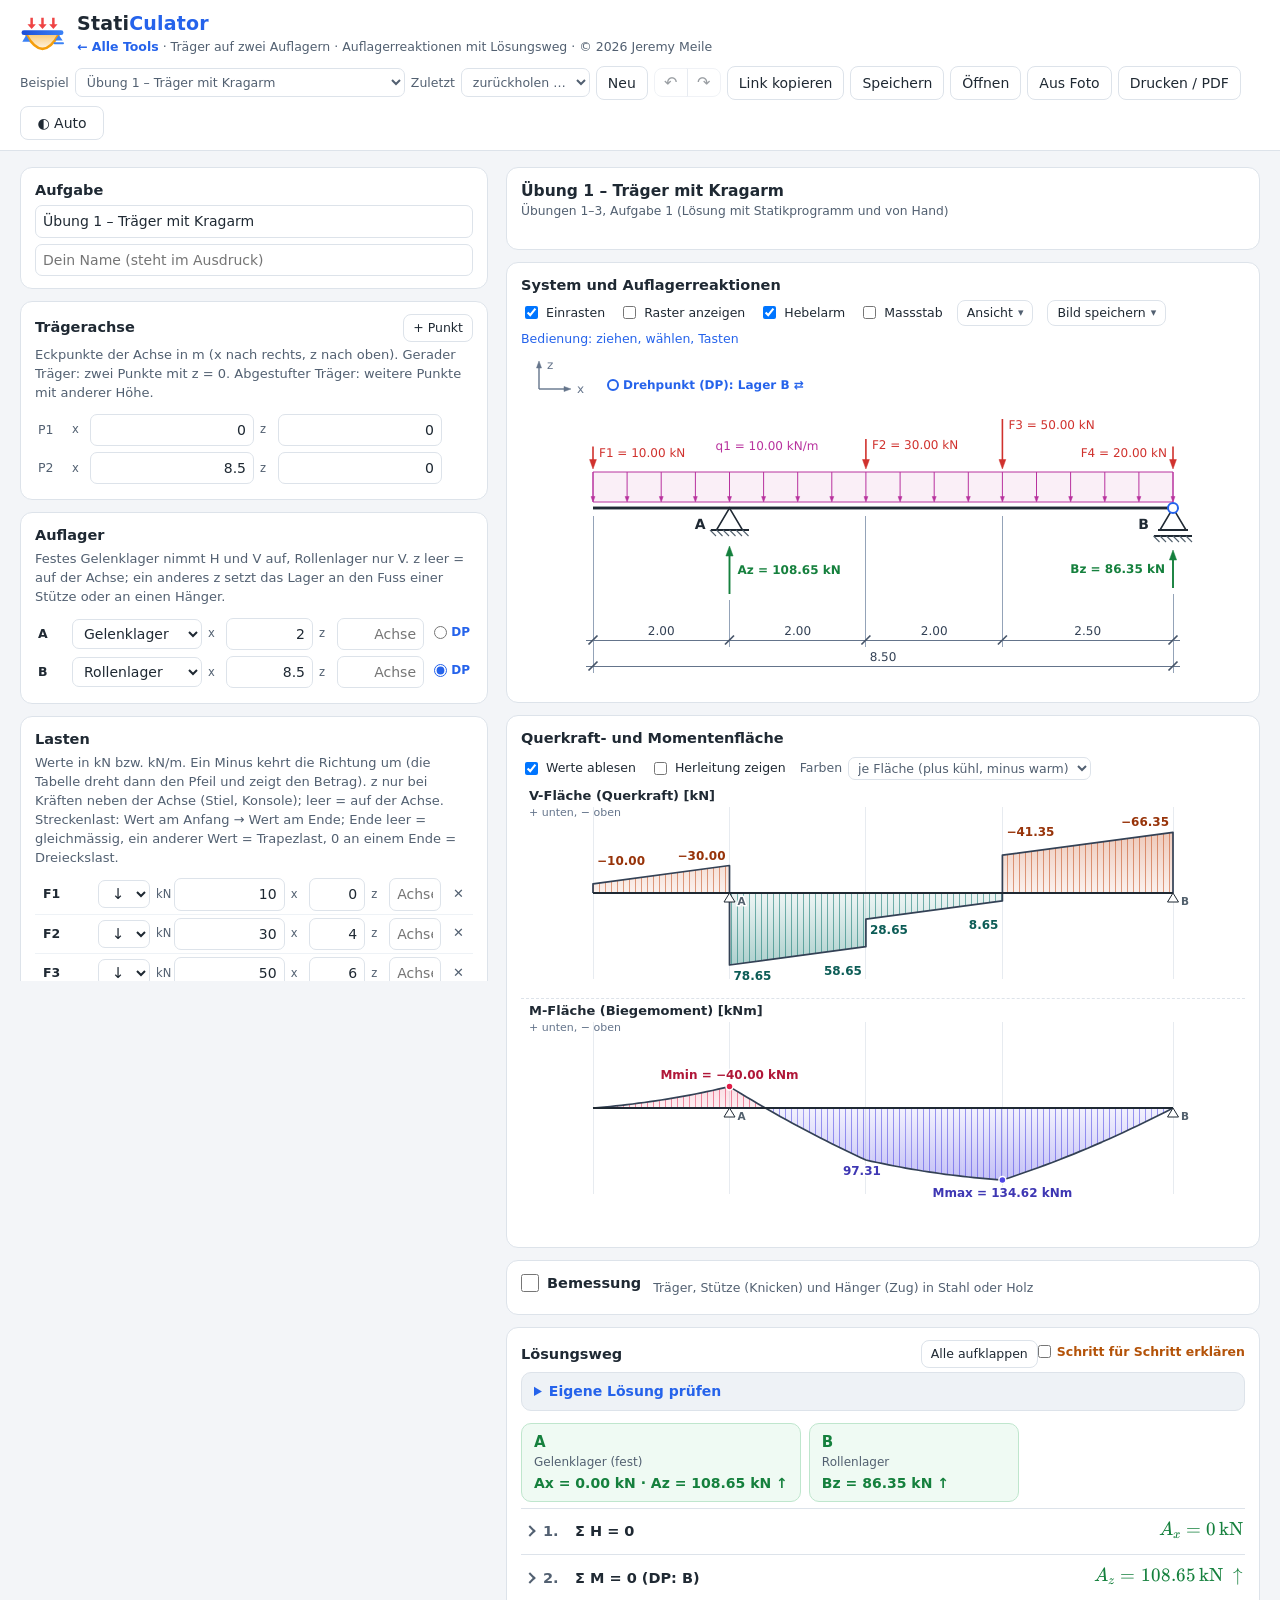
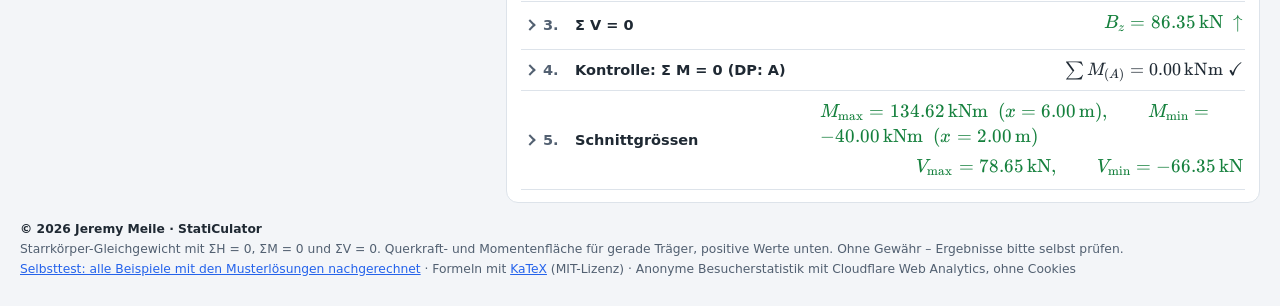
<file: staticulator/index.html>
<!doctype html>
<html lang="de">
<head>
<meta charset="utf-8">
<meta name="viewport" content="width=device-width, initial-scale=1">
<title>StatiCulator – Träger auf zwei Auflagern</title>
<meta name="description" content="Auflagerreaktionen, Querkraft- und Momentenfläche für Träger auf zwei Auflagern – mit Lösungsweg Schritt für Schritt (ΣH, ΣM, ΣV).">
<link rel="icon" href="favicon.svg" type="image/svg+xml">
<meta name="author" content="Jeremy Meile">
<!-- Link-Vorschau (WhatsApp, Teams, Mail, soziale Netzwerke) -->
<meta property="og:type" content="website">
<meta property="og:site_name" content="StatiCulator">
<meta property="og:title" content="StatiCulator – Träger auf zwei Auflagern">
<meta property="og:description" content="Auflagerreaktionen, Querkraft- und Momentenfläche mit Lösungsweg Schritt für Schritt, Bemessung in Stahl und Holz – direkt im Browser.">
<meta property="og:url" content="https://oroxzy.github.io/staticulator/">
<meta property="og:image" content="https://oroxzy.github.io/staticulator/og-image.png">
<meta property="og:image:width" content="1200">
<meta property="og:image:height" content="630">
<meta property="og:locale" content="de_CH">
<meta name="twitter:card" content="summary_large_image">
<!-- als App installierbar und offline nutzbar (manifest.webmanifest, sw.js) -->
<link rel="manifest" href="manifest.webmanifest">
<meta name="theme-color" content="#1d4ed8">
<link rel="apple-touch-icon" href="icons/icon-180.png">
<script>
  // Farbschema vor dem ersten Zeichnen setzen (kein Aufblitzen): auto, hell oder dunkel
  (function () {
    try {
      var choice = localStorage.getItem('staticulator-theme') || 'auto';
      var dark = choice === 'dark' || (choice === 'auto' && window.matchMedia('(prefers-color-scheme: dark)').matches);
      document.documentElement.setAttribute('data-theme', dark ? 'dark' : 'light');
    } catch (e) { /* ohne Speicher: hell */ }
  })();
</script>
<link rel="stylesheet" href="vendor/katex/katex.min.css">
<link rel="stylesheet" href="css/app.css?v=202611261519">
<script defer src="vendor/katex/katex.min.js"></script>
<!-- version:start (tools/stamp-web-version.mjs) -->
<script type="importmap">
{
  "imports": {
    "./js/app.js": "./js/app.js?v=202611261519",
    "./js/bemessung.js": "./js/bemessung.js?v=202611261519",
    "./js/cursor-derive.js": "./js/cursor-derive.js?v=202611261519",
    "./js/design-terms.js": "./js/design-terms.js?v=202611261519",
    "./js/design-ui.js": "./js/design-ui.js?v=202611261519",
    "./js/diagrams.js": "./js/diagrams.js?v=202611261519",
    "./js/dimension.js": "./js/dimension.js?v=202611261519",
    "./js/examples.js": "./js/examples.js?v=202611261519",
    "./js/export-image.js": "./js/export-image.js?v=202611261519",
    "./js/figure.js": "./js/figure.js?v=202611261519",
    "./js/format.js": "./js/format.js?v=202611261519",
    "./js/photo-import.js": "./js/photo-import.js?v=202611261519",
    "./js/section-svg.js": "./js/section-svg.js?v=202611261519",
    "./js/self-check.js": "./js/self-check.js?v=202611261519",
    "./js/solution.js": "./js/solution.js?v=202611261519",
    "./js/statik.js": "./js/statik.js?v=202611261519",
    "./js/step-list.js": "./js/step-list.js?v=202611261519",
    "./data/c4.js": "./data/c4.js?v=202611261519",
    "./data/profiles.js": "./data/profiles.js?v=202611261519"
  }
}
</script>
<!-- version:end -->
<script type="module" src="js/app.js?v=202611261519"></script>
</head>
<body>
<header class="topbar">
  <div class="brand">
    <img class="logo" src="favicon.svg" alt="" width="45" height="36">
    <div>
      <h1>Stati<span>Culator</span></h1>
      <p><span class="home-wrap"><a class="home-link" href="../" title="Zur Übersicht aller Tools">← Alle Tools</a> · </span>Träger auf zwei Auflagern · Auflagerreaktionen mit Lösungsweg · <span class="credit">© 2026 Jeremy Meile</span></p>
    </div>
  </div>
  <nav class="actions">
    <label class="example-picker"><span>Beispiel</span><select id="exampleSelect"></select></label>
    <label class="example-picker recent-picker" id="recentPicker" hidden title="Zuletzt bearbeitete Systeme (im Browser gespeichert)"><span>Zuletzt</span><select id="recentSelect"></select></label>
    <button type="button" id="newButton">Neu</button>
    <span class="history-buttons"><button type="button" id="undoButton" title="Rückgängig (Strg+Z)" aria-label="Rückgängig" disabled>↶</button><button type="button" id="redoButton" title="Wiederholen (Strg+Y)" aria-label="Wiederholen" disabled>↷</button></span>
    <button type="button" id="shareButton">Link kopieren</button>
    <button type="button" id="saveButton">Speichern</button>
    <button type="button" id="openButton">Öffnen</button>
    <input type="file" id="fileInput" accept=".json,application/json" hidden>
    <button type="button" id="photoButton" title="Aufgabe von einem Foto übernehmen (KI)" hidden>Aus Foto</button>
    <button type="button" id="printButton">Drucken / PDF</button>
    <button type="button" id="themeButton" class="theme-button" title="Farbschema: automatisch, hell oder dunkel">◐ Auto</button>
  </nav>
</header>

<!-- Kopfzeile nur im Ausdruck / PDF -->
<div class="print-head" aria-hidden="true">
  <div><span>Aufgabe</span><strong id="printTitle"></strong></div>
  <div><span>Name</span><strong id="printName"></strong></div>
  <div><span>Datum</span><strong id="printDate"></strong></div>
</div>

<main class="layout">
  <aside class="inputs" aria-label="Eingabe">
    <div id="importNotice" class="import-notice" role="status" hidden>
      <button type="button" class="icon import-close" id="importClose" aria-label="Hinweis schliessen" title="Schliessen">✕</button>
      <strong>Aus Foto übernommen – bitte prüfen</strong>
      <p>Masse, Lager und Lasten mit der Aufgabe vergleichen und Fehler direkt in den Tabellen korrigieren. ↶ holt den vorherigen Stand zurück.</p>
      <ul id="importNotes" hidden></ul>
      <p id="importRemaining" class="import-remaining" hidden></p>
    </div>
    <section class="card">
      <div class="card-head">
        <h2>Aufgabe</h2>
      </div>
      <input type="text" id="titleInput" class="title-input" placeholder="Titel (optional)">
      <input type="text" id="nameInput" class="title-input author-input" placeholder="Dein Name (steht im Ausdruck)" autocomplete="name">
    </section>

    <section class="card">
      <div class="card-head">
        <h2>Trägerachse</h2>
        <button type="button" class="small" data-action="add-axis">+ Punkt</button>
      </div>
      <p class="help">Eckpunkte der Achse in m (x nach rechts, z nach oben). Gerader Träger: zwei Punkte mit z = 0. Abgestufter Träger: weitere Punkte mit anderer Höhe.</p>
      <table class="grid" id="axisTable"></table>
      <ul class="issues" id="axisIssues" aria-live="polite"></ul>
    </section>

    <section class="card">
      <div class="card-head">
        <h2>Auflager</h2>
      </div>
      <p class="help">Festes Gelenklager nimmt H und V auf, Rollenlager nur V. z leer = auf der Achse; ein anderes z setzt das Lager an den Fuss einer Stütze oder an einen Hänger.</p>
      <table class="grid" id="supportTable"></table>
      <ul class="issues" id="supportIssues" aria-live="polite"></ul>
    </section>

    <section class="card">
      <div class="card-head">
        <h2>Lasten</h2>
      </div>
      <p class="help">Werte in kN bzw. kN/m. Ein Minus kehrt die Richtung um (die Tabelle dreht dann den Pfeil und zeigt den Betrag). z nur bei Kräften neben der Achse (Stiel, Konsole); leer = auf der Achse. Streckenlast: Wert am Anfang → Wert am Ende; Ende leer = gleichmässig, ein anderer Wert = Trapezlast, 0 an einem Ende = Dreieckslast.</p>
      <table class="grid" id="loadTable"></table>
      <ul class="issues" id="loadIssues" aria-live="polite"></ul>
      <div class="row-actions">
        <button type="button" class="small" data-action="add-point">+ Einzellast</button>
        <button type="button" class="small" data-action="add-horizontal">+ Horizontallast</button>
        <button type="button" class="small" data-action="add-q">+ Streckenlast</button>
      </div>
    </section>

    <section class="card">
      <div class="card-head">
        <h2>Darstellung</h2>
      </div>
      <div class="options">
        <label>Drehpunkt (DP) <select id="pivotSelect"></select></label>
        <label>Dezimalstellen <select id="decimalsSelect">
          <option value="0">0</option><option value="1">1</option><option value="2" selected>2</option><option value="3">3</option><option value="4">4</option><option value="5">5</option>
        </select></label>
      </div>
    </section>
  </aside>

  <section class="results">
    <section class="card result-head">
      <div id="taskTitle" class="task-title"></div>
      <div id="summary" aria-live="polite"></div>
      <div id="messages" aria-live="polite"></div>
    </section>
    <section class="card">
      <div class="card-head"><h2>System und Auflagerreaktionen</h2></div>
      <div id="photoRef" class="photo-ref" hidden>
        <div class="photo-ref-head">
          <button type="button" class="photo-ref-toggle" id="photoRefToggle" aria-expanded="true" aria-controls="photoRefImg">Originalfoto <span aria-hidden="true">▾</span></button>
          <span class="photo-ref-hint">zum Vergleichen mit der Skizze · Klick aufs Bild vergrössert</span>
          <button type="button" class="icon photo-ref-close" id="photoRefClose" aria-label="Foto ausblenden" title="Foto ausblenden">✕</button>
        </div>
        <img id="photoRefImg" alt="Originalfoto der Aufgabe">
      </div>
      <div class="figure-tools">
        <label class="check"><input type="checkbox" id="snapCheck" checked> Einrasten</label>
        <label class="check"><input type="checkbox" id="gridCheck"> Raster anzeigen</label>
        <label class="check" title="Bei gewählter Last Hebelarm und Drehsinn zum Drehpunkt zeigen"><input type="checkbox" id="leverCheck" checked> Hebelarm</label>
        <label class="check" title="Skizze nach Längen- und Kräftemassstab zeichnen, Werte in cm fürs Blatt"><input type="checkbox" id="scaleCheck"> Massstab</label>
        <details class="view-menu" id="viewMenu">
          <summary title="Weitere Einstellungen der Skizze">Ansicht</summary>
          <div class="view-menu-panel">
            <label class="check"><input type="checkbox" id="snapPointsCheck" checked> Einrasten an Punkten</label>
            <label>Rasterweite <select id="gridSelect">
              <option value="0.01">0.01 m</option><option value="0.05" selected>0.05 m</option><option value="0.1">0.10 m</option><option value="0.25">0.25 m</option><option value="0.5">0.50 m</option><option value="1">1.00 m</option>
            </select></label>
            <label class="check"><input type="checkbox" id="angleCheck" checked> Winkel anzeigen</label>
            <label class="check" title="Zeigt die Lage des Mauszeigers in Metern"><input type="checkbox" id="coordCheck"> Koordinaten</label>
            <label>Markierung <select id="highlightSelect" title="Wie angewählte Elemente hervorgehoben werden">
              <option value="frame">Rahmen</option><option value="color">Farbe</option><option value="glow">Leuchten</option><option value="none">ohne</option>
            </select></label>
            <label class="check" title="Nicht gewählte Elemente treten zurück, solange etwas ausgewählt ist"><input type="checkbox" id="dimCheck" checked> Rest abblenden</label>
          </div>
        </details>
        <details class="view-menu" id="exportMenu">
          <summary title="Skizze als Bild speichern (für Berichte und Abgaben)">Bild speichern</summary>
          <div class="view-menu-panel">
            <button type="button" data-export="png">PNG – Bild für Word und Abgabe</button>
            <button type="button" data-export="svg">SVG – Vektor, beliebig gross</button>
            <label class="check"><input type="checkbox" id="exportDiagrams" checked> mit Querkraft- und Momentenfläche</label>
          </div>
        </details>
        <span id="selectionHint" class="selection-hint is-hidden">Masse nur für die Auswahl · blaues Mass anklicken zum Ändern · Esc zeigt alle</span>
      </div>
      <details class="drag-help"><summary>Bedienung: ziehen, wählen, Tasten</summary>
      <p class="drag-hint">Lager, Lasten, Streckenlasten und Achse mit der Maus oder dem Finger ziehen. Gewählte Stäbe zeigen Griffe: Quadrat = Stabende (Länge, Knoten), Kreis = ganzen Stab verschieben. Umschalttaste: nur waagrecht/senkrecht, Alt: ohne Einrasten, Pfeiltasten: Auswahl um einen Rasterschritt verschieben, Esc bricht ab. Ein Klick wählt ein Element aus (Strg+Klick: mehrere), die Masse zeigen dann nur noch die Auswahl. Strg+Z macht rückgängig, Strg+Y wiederholt. Fährt man im Lösungsweg mit der Maus über ein Glied einer Gleichung (auf dem Handy: antippen), zeigt die Skizze die Last und ihren Hebelarm. Mit „Massstab“ zeichnet die Skizze nach Längen- und Kräftemassstab (Werte in cm fürs Blatt).</p>
      </details>
      <div id="figure" class="figure-box"></div>
    </section>
    <section class="card" id="diagramCard">
      <div class="card-head"><h2>Querkraft- und Momentenfläche</h2>
        <div class="diagram-tools">
        <label class="check" title="Beim Darüberfahren mit der Maus eine senkrechte Linie mit den Werten an dieser Stelle zeigen"><input type="checkbox" id="cursorCheck" checked> Werte ablesen</label>
        <label class="check" title="Beim Darüberfahren mit der Maus zeigen, wie V (Schnittprinzip), M (Querkraftflächen) und die Durchbiegung w an dieser Stelle zustande kommen"><input type="checkbox" id="deriveCheck"> Herleitung zeigen</label>
        <label class="diagram-scheme" title="Farben der Flächen">Farben <select id="schemeSelect">
          <option value="family">je Fläche (plus kühl, minus warm)</option><option value="sign">nach Vorzeichen (blau/rot)</option><option value="six">6 Farben</option>
        </select></label>
        </div>
      </div>
      <div id="diagrams" class="figure-box" data-scheme="family"></div>
      <div id="deflectionDiagram" class="figure-box deflection-box" hidden></div>
    </section>
    <section class="card" id="scaleCard" hidden>
      <div class="card-head"><h2>Zeichnen im Massstab</h2></div>
      <p class="help">Für die Zeichnung auf dem Blatt: Längen, Kräfte und Momente in Zentimeter umgerechnet. Massstäbe wie in der Aufgabe einstellen oder den Vorschlag übernehmen (passt auf ein A4-Blatt).</p>
      <div class="scale-controls">
        <label>Länge: 1 cm ≙ <input type="text" inputmode="decimal" id="scaleLength" class="scale-input" autocomplete="off"> m <span id="scaleRatio" class="scale-ratio"></span></label>
        <label>Kraft: 1 cm ≙ <input type="text" inputmode="decimal" id="scaleForce" class="scale-input" autocomplete="off"> kN</label>
        <label>Moment: 1 cm ≙ <input type="text" inputmode="decimal" id="scaleMoment" class="scale-input" autocomplete="off"> kNm</label>
        <button type="button" class="small" id="scaleSuggest" title="Runde Massstäbe wählen, mit denen alles auf ein A4-Blatt passt">Vorschlag</button>
      </div>
      <div id="scaleTables" class="scale-tables"></div>
      <div class="scale-converter">
        <strong>Umrechnen</strong>
        <label><input type="text" inputmode="decimal" id="convValue" class="scale-input" autocomplete="off" placeholder="Wert">
          <select id="convUnit"><option value="length">m</option><option value="force">kN</option><option value="moment">kNm</option></select>
          → <output id="convToPaper">–</output> cm auf dem Blatt</label>
        <label><input type="text" inputmode="decimal" id="convPaper" class="scale-input" autocomplete="off" placeholder="cm"> cm gemessen → <output id="convFromPaper">–</output></label>
      </div>
    </section>
    <section class="card" id="designCard">
      <div class="card-head"><h2><label class="d-switch" title="Bemessung von Träger oder Stütze ein- und ausblenden"><input type="checkbox" id="designCheck"> Bemessung</label><span class="d-switch-hint">Träger, Stütze (Knicken) und Hänger (Zug) in Stahl oder Holz</span></h2>
        <div class="d-tabs" id="designTabs" role="tablist">
          <button type="button" role="tab" data-tab="beam" aria-controls="designForm">Träger</button>
          <button type="button" role="tab" data-tab="column" aria-controls="designForm">Stütze / Hänger</button>
        </div>
      </div>
      <p class="help d-help">Träger: M und V kommen aus dem System oben. Stütze: ein Lager in der Skizze nach unten ziehen, Hänger: nach oben – Länge und Normalkraft kommen dann von dort, Druck wird auf Knicken, Zug mit dem Zugnachweis bemessen. Die Rechnung steht unten im Lösungsweg.</p>
      <div id="designForm" class="d-form" role="tabpanel"></div>
      <div id="designResult" class="d-result"></div>
    </section>
    <section class="card">
      <div class="card-head"><h2>Lösungsweg</h2>
        <div class="card-tools"><button type="button" class="small" id="stepsToggle" hidden>Alle aufklappen</button><label class="explain-toggle" title="Zu jedem Schritt erklären, warum er so gemacht wird"><input type="checkbox" id="explainCheck"> Schritt für Schritt erklären</label></div>
      </div>
      <details id="selfCheck" class="self-check" hidden>
        <summary>Eigene Lösung prüfen</summary>
        <div class="self-check-body">
          <p class="help">Werte aus deiner Handrechnung eintragen (leer lassen, was du nicht prüfen willst). Vorzeichen: x nach rechts und z nach oben positiv, Moment positiv = Zug unten.</p>
          <div id="selfCheckFields" class="self-check-fields"></div>
          <div class="self-check-actions">
            <button type="button" class="primary" id="selfCheckRun">Prüfen</button>
            <button type="button" id="selfCheckShow">Lösung zeigen</button>
            <button type="button" id="selfCheckClear">Leeren</button>
          </div>
          <p id="selfCheckSummary" class="self-check-summary" role="status"></p>
        </div>
      </details>
      <h3 class="sol-part" id="staticsPart" hidden>Auflagerreaktionen und Schnittgrössen</h3>
      <div id="solution"></div>
      <div id="designSteps" class="d-steps"></div>
    </section>
  </section>
</main>

<footer class="footer">
  <p class="footer-credit">© 2026 Jeremy Meile · StatiCulator</p>
  <p>Starrkörper-Gleichgewicht mit ΣH = 0, ΣM = 0 und ΣV = 0. Querkraft- und Momentenfläche für gerade Träger, positive Werte unten. Ohne Gewähr – Ergebnisse bitte selbst prüfen.</p>
  <p><a href="tests.html">Selbsttest: alle Beispiele mit den Musterlösungen nachgerechnet</a> · Formeln mit <a href="https://katex.org" rel="noopener">KaTeX</a> (MIT-Lizenz) · Anonyme Besucherstatistik mit Cloudflare Web Analytics, ohne Cookies</p>
</footer>
<div id="toast" class="toast" role="status" hidden></div>
<dialog id="photoDialog" class="photo-dialog" aria-labelledby="photoTitle">
  <h2 id="photoTitle">Aufgabe aus Foto</h2>
  <p class="help">Foto der Trägeraufgabe wählen, aufnehmen, hineinziehen oder einen Bildschirmausschnitt mit Strg+V einfügen. Die KI überträgt Träger, Lager und Lasten in die Eingabe; danach bitte alle Masse und Werte prüfen.</p>
  <label class="photo-pick" id="photoPick">
    <input type="file" id="photoInput" accept="image/*" class="visually-hidden">
    <img id="photoPreview" alt="Gewähltes Foto" hidden>
    <span id="photoPickText">Foto wählen, hineinziehen oder mit Strg+V einfügen …</span>
  </label>
  <label class="photo-hint">Hinweis an die KI (optional)
    <input type="text" id="photoHint" maxlength="300" placeholder="z. B. nur Aufgabe 2, Masse in cm">
  </label>
  <div id="photoTurnstile" class="photo-turnstile"></div>
  <p id="photoStatus" class="photo-status" role="status" hidden></p>
  <div class="photo-actions">
    <button type="button" id="photoCancel">Abbrechen</button>
    <button type="button" id="photoRun" class="primary" disabled>Auswerten</button>
  </div>
</dialog>
<div id="termTip" class="term-tip" role="tooltip" hidden></div>
<div id="figurePeek" class="figure-peek" aria-hidden="true" hidden></div>
<div id="derivePanel" class="derive-panel" aria-hidden="true" hidden></div>
<!-- Nur auf der Website (lokal stört es beim Entwickeln): Offline-Speicher (sw.js) und
     Cloudflare Web Analytics (anonyme Besucherstatistik ohne Cookies) -->
<script>
  if (location.hostname === 'oroxzy.github.io') {
    if ('serviceWorker' in navigator) navigator.serviceWorker.register('sw.js').catch(() => {});
    const beacon = document.createElement('script');
    beacon.type = 'module';
    beacon.src = 'https://static.cloudflareinsights.com/beacon.min.js';
    beacon.setAttribute('data-cf-beacon', '{"token": "6373fa06aa584f6f83a182a83b758754"}');
    document.body.appendChild(beacon);
  }
</script>
</body>
</html>
</file>
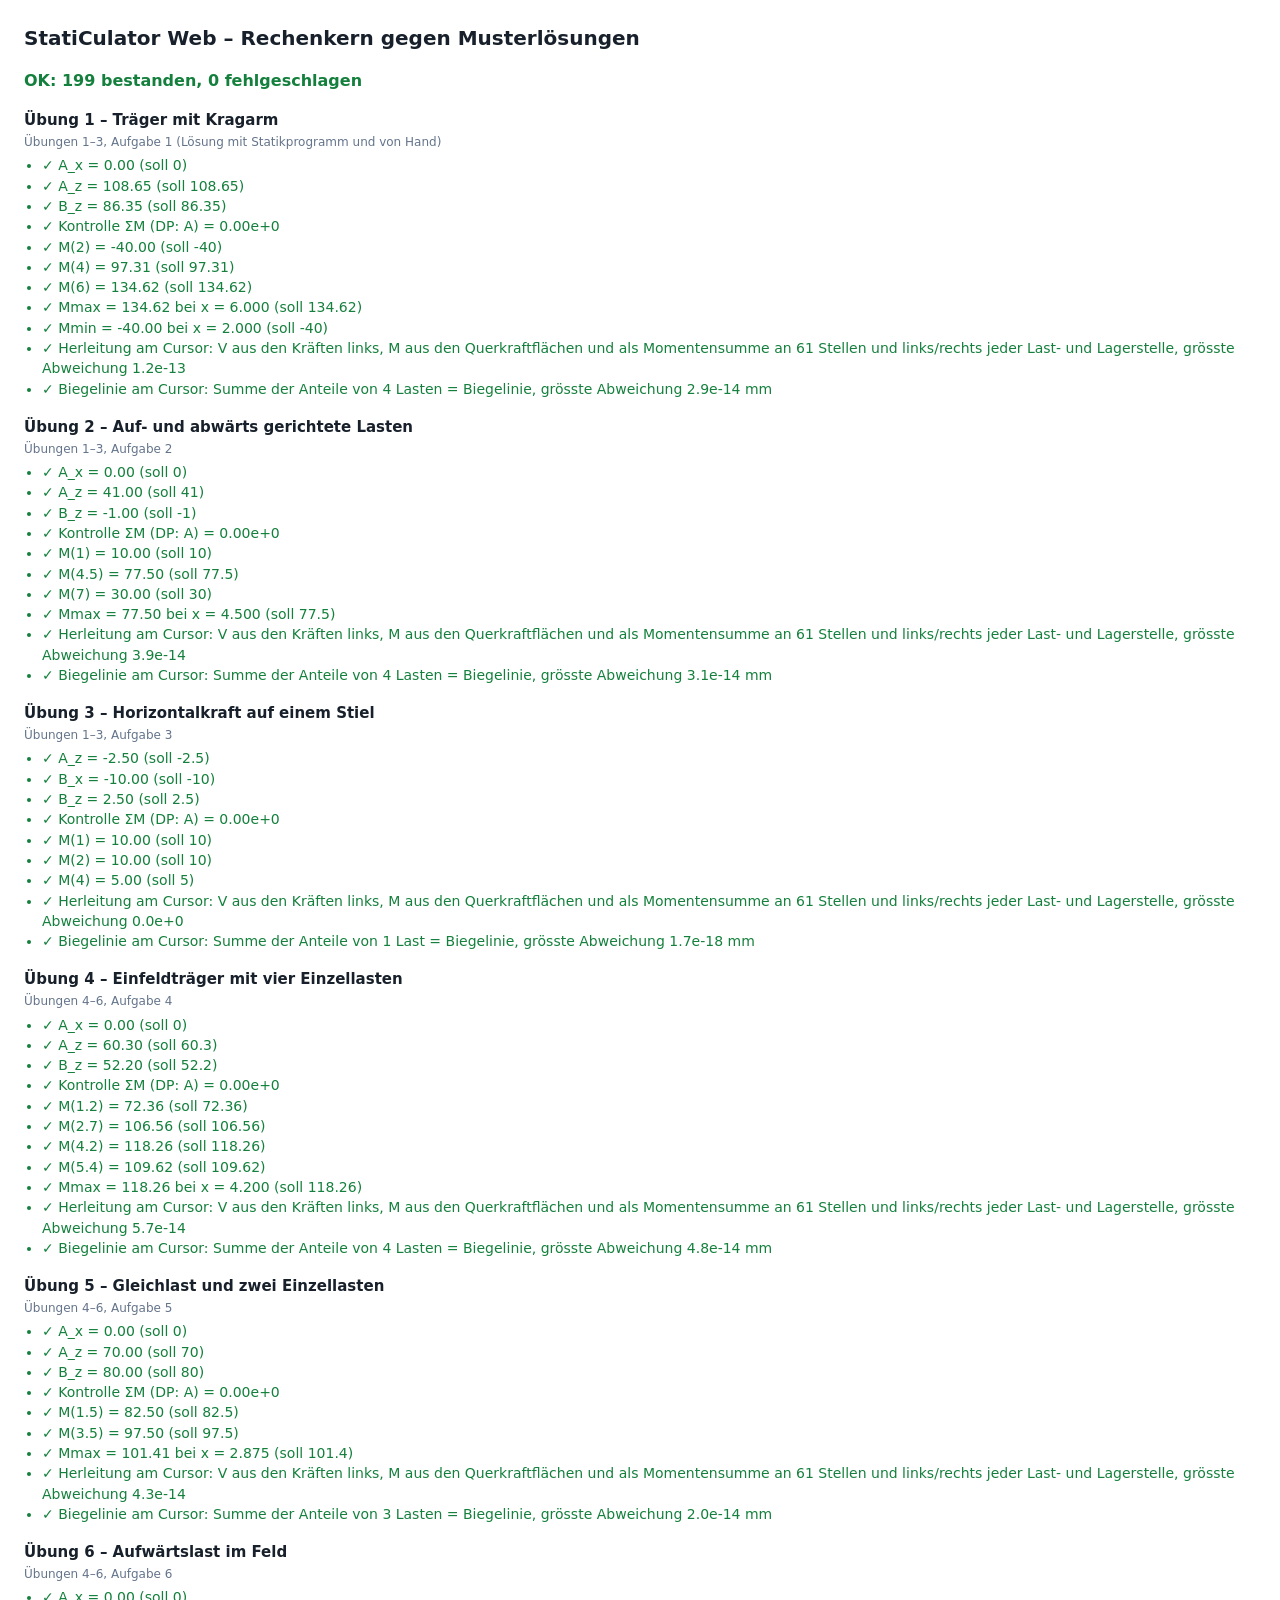
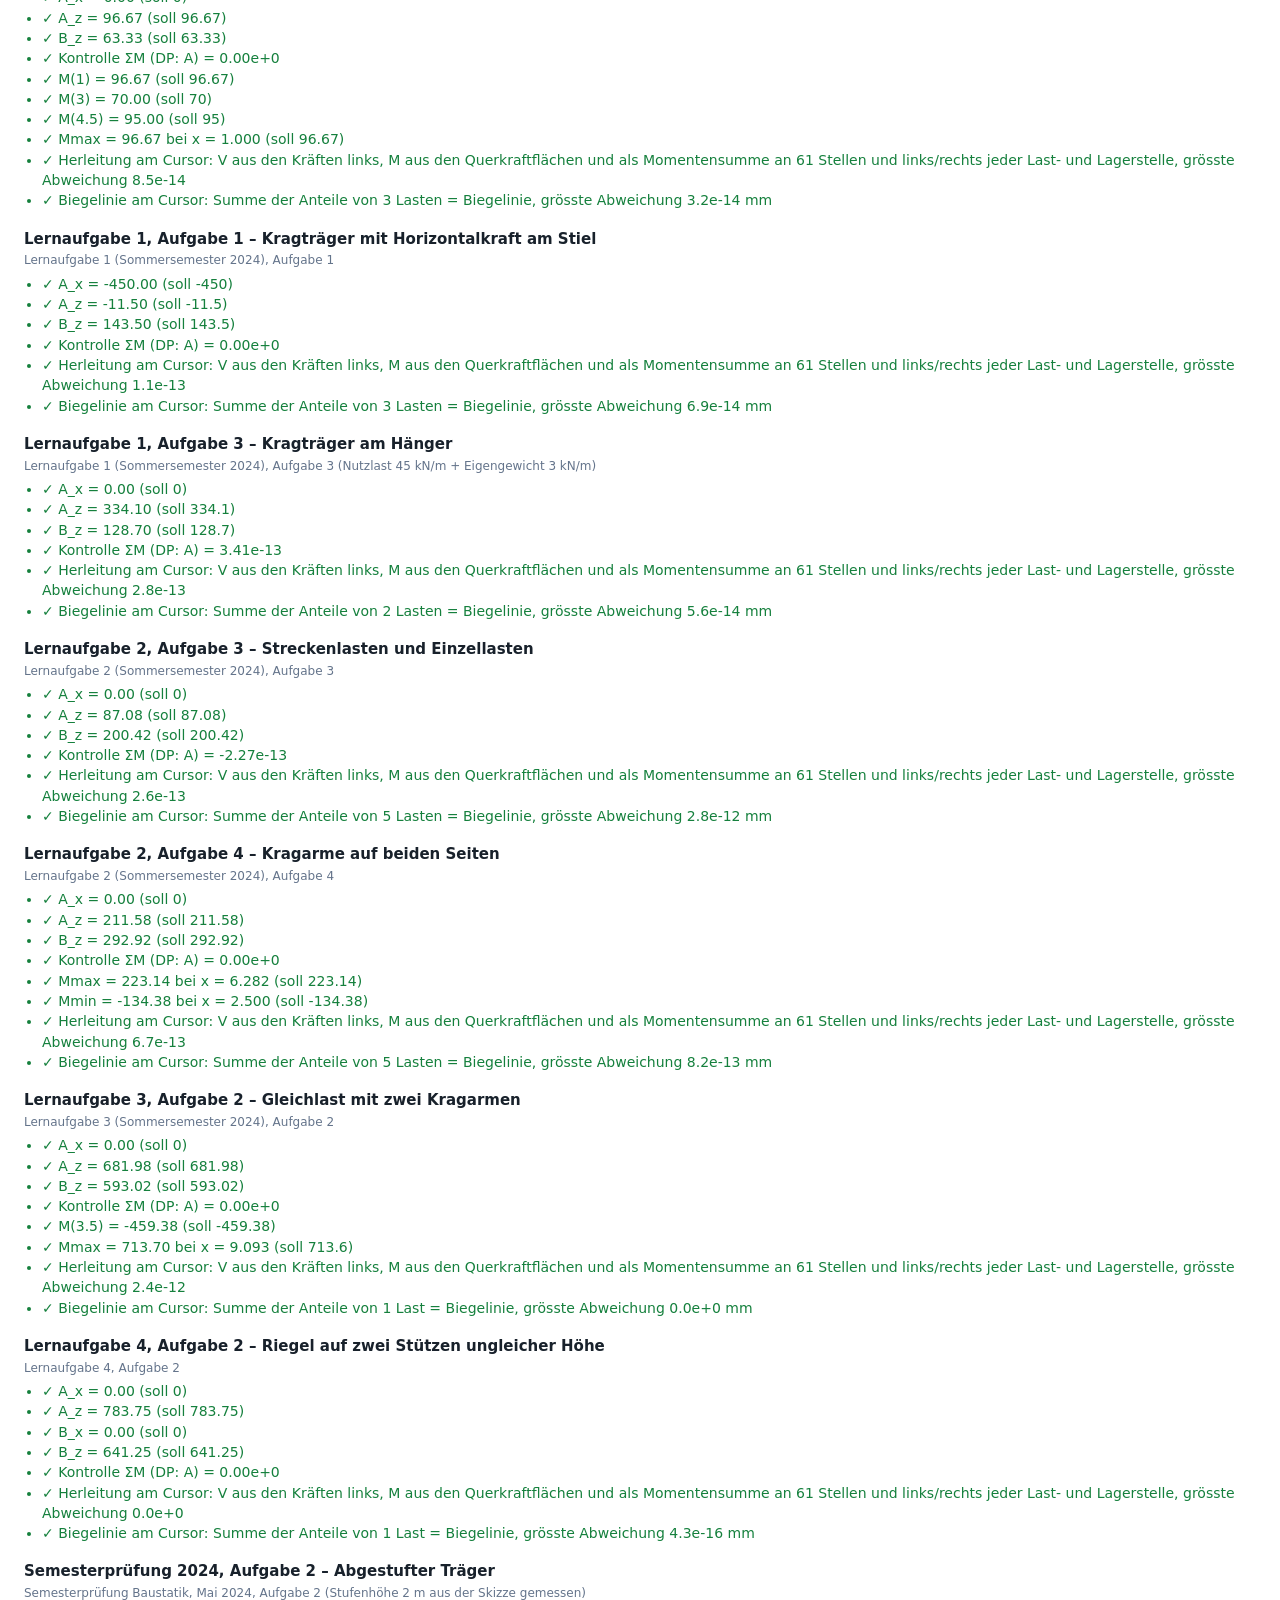
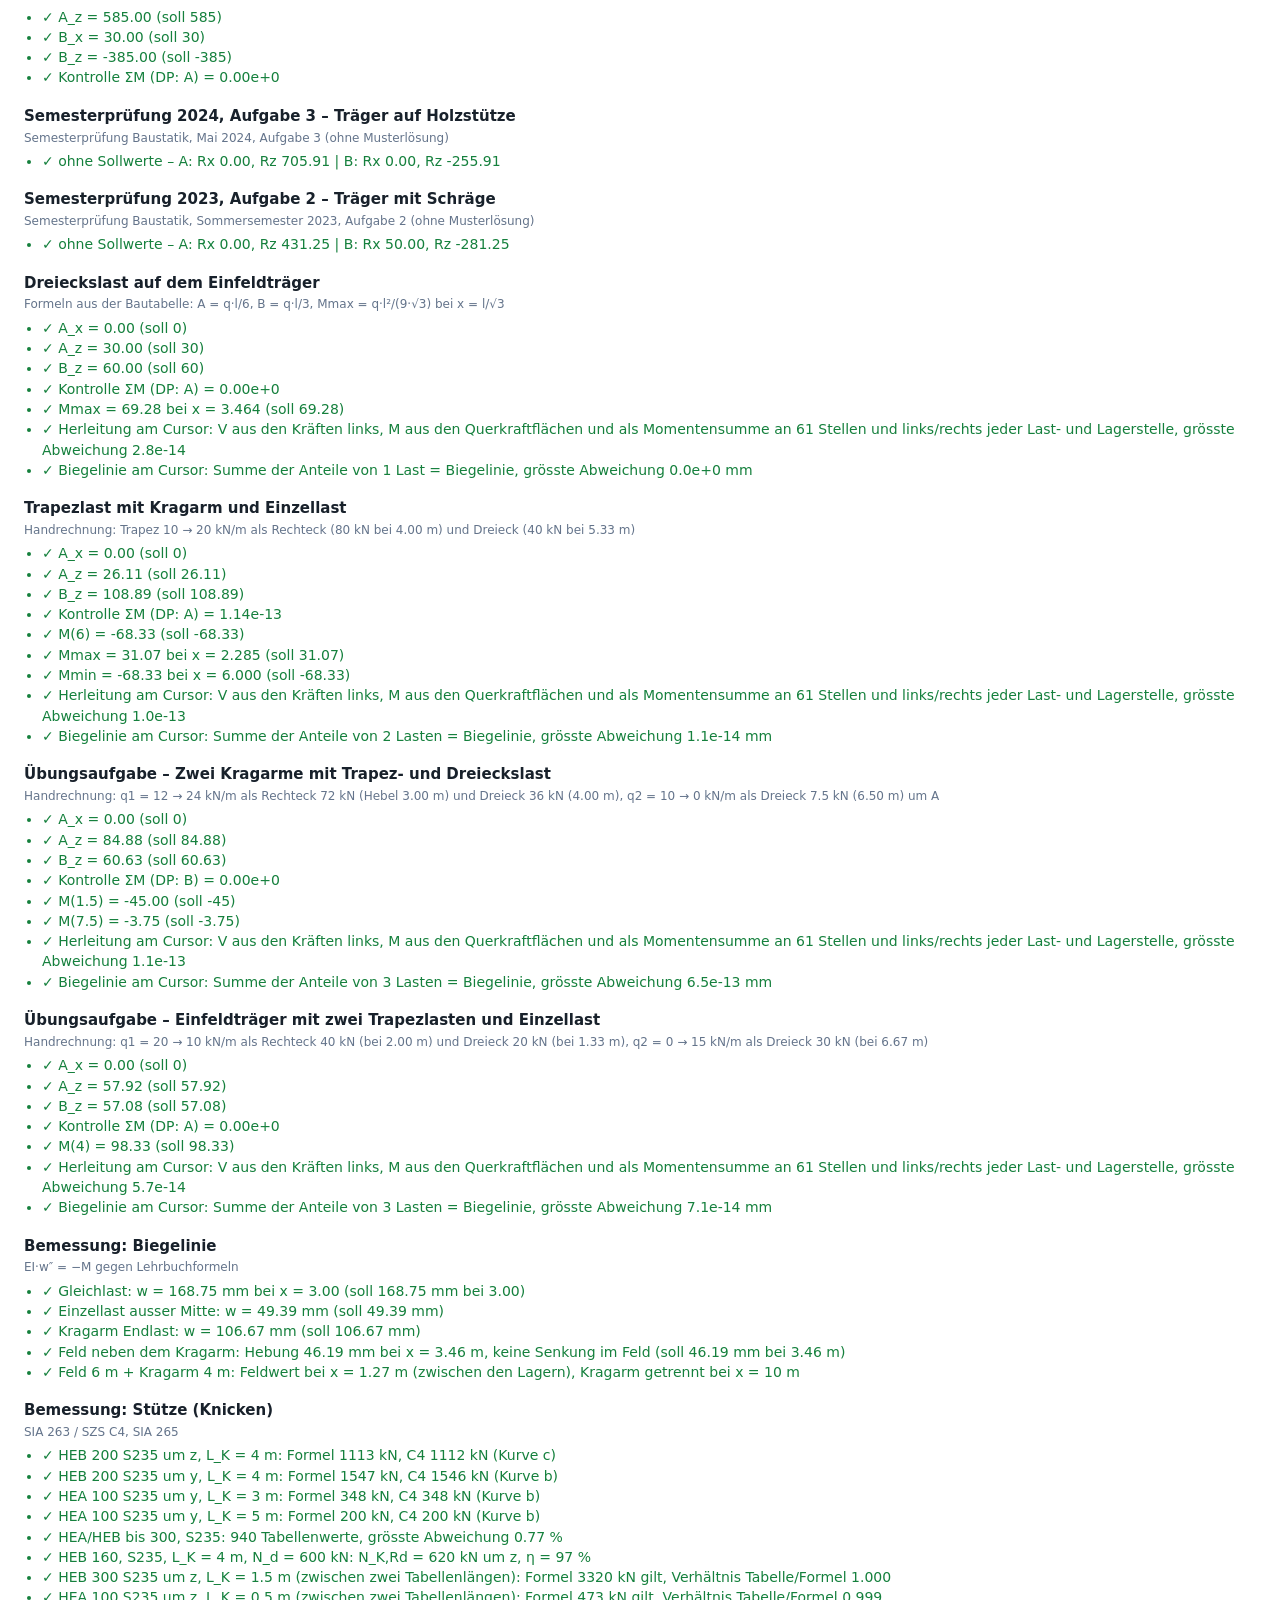
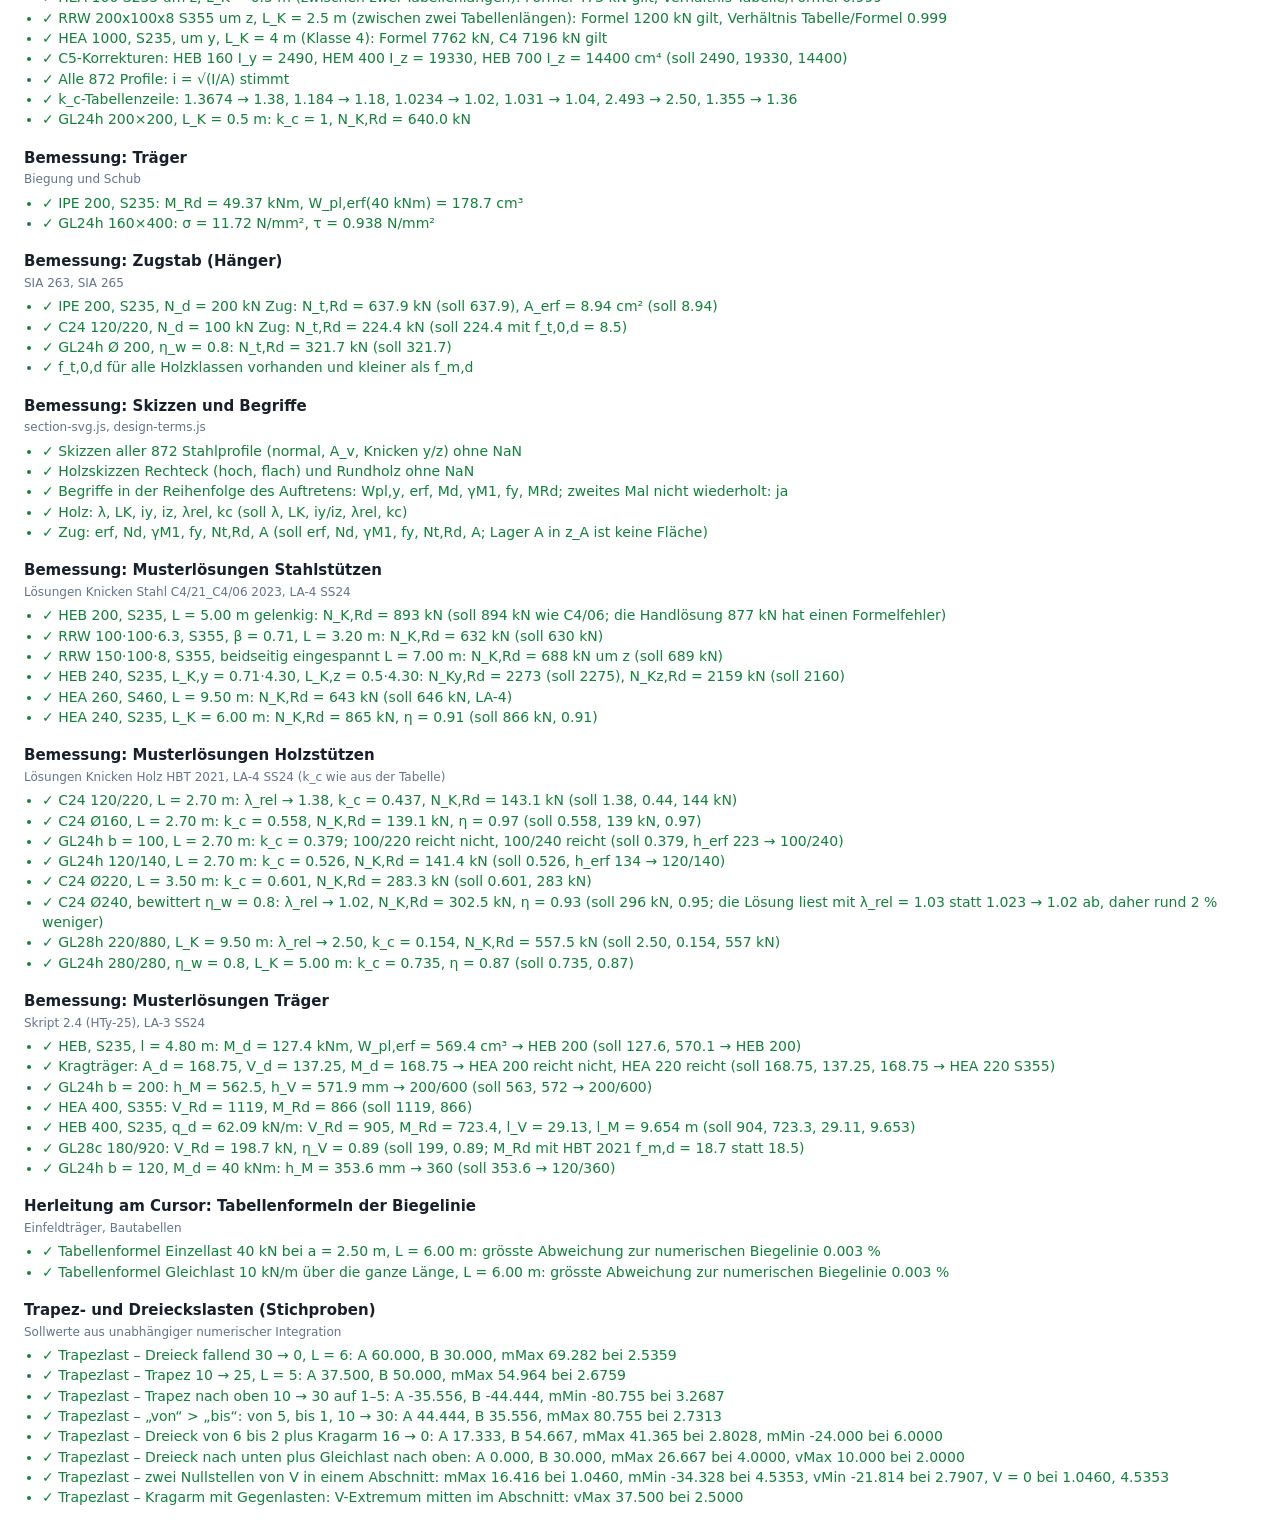
<file: staticulator/tests.html>
<!doctype html>
<html lang="de">
<head>
<meta charset="utf-8">
<title>StatiCulator Web – Tests</title>
<link rel="icon" href="favicon.svg" type="image/svg+xml">
<style>
  body { font: 14px/1.45 system-ui, -apple-system, "Segoe UI", sans-serif; margin: 24px; color: #18212b; }
  h1 { font-size: 20px; }
  h2 { font-size: 15px; margin: 18px 0 2px; }
  .src { margin: 0; color: #64748b; font-size: 12px; }
  ul { margin: 4px 0; padding-left: 18px; }
  .ok { color: #15803d; }
  .bad { color: #b91c1c; font-weight: 600; }
  #summary { font-size: 16px; font-weight: 700; }
</style>
</head>
<body>
<h1>StatiCulator Web – Rechenkern gegen Musterlösungen</h1>
<div id="out">Läuft …</div>
<script type="module">
  import { renderTests } from './js/tests.js';
  try {
    renderTests(document.getElementById('out'));
  } catch (error) {
    document.getElementById('out').textContent = 'Absturz: ' + (error && error.stack ? error.stack : error);
  }
</script>
</body>
</html>
</file>
<file: staticulator/css/app.css>
:root {
  --bg: #f3f5f8;
  --card: #ffffff;
  --text: #1f2933;
  --muted: #526071;
  --line: #dde3ea;
  --soft: #eef2f6;
  --accent: #2563eb;
  --accent-soft: #e8efff;
  --green: #15803d;
  --red: #b91c1c;
  --radius: 12px;
  color-scheme: light;
}

* { box-sizing: border-box; }

html, body {
  margin: 0;
  background: var(--bg);
  color: var(--text);
  font: 14px/1.45 system-ui, -apple-system, "Segoe UI", Roboto, sans-serif;
}

button, input, select { font: inherit; color: inherit; }

/* Kopfzeile */
.topbar {
  position: sticky;
  top: 0;
  z-index: 5;
  display: flex;
  flex-wrap: wrap;
  align-items: center;
  justify-content: space-between;
  gap: 10px 18px;
  padding: 10px 20px;
  background: rgba(255, 255, 255, 0.94);
  backdrop-filter: blur(6px);
  border-bottom: 1px solid var(--line);
}
.brand { display: flex; align-items: center; gap: 12px; }
.brand .logo { width: 45px; height: 36px; flex: none; }
.brand h1 { margin: 0; font-size: 19px; letter-spacing: 0.2px; }
.brand h1 span { color: #2563eb; }
.brand .credit { white-space: nowrap; }
.brand .home-link { color: var(--accent); font-weight: 600; text-decoration: none; white-space: nowrap; }
.brand .home-link:hover { text-decoration: underline; }
@media print { .brand .home-wrap { display: none; } }
.brand p { margin: 0; color: var(--muted); font-size: 12.5px; }
.actions { display: flex; flex-wrap: wrap; align-items: center; gap: 6px; }
.example-picker { display: flex; align-items: center; gap: 6px; color: var(--muted); font-size: 12.5px; }
.example-picker select { max-width: 330px; }

button {
  border: 1px solid var(--line);
  background: #fff;
  border-radius: 8px;
  padding: 6px 11px;
  cursor: pointer;
}
button:hover { border-color: #b8c2cc; background: #f8fafc; }
button:focus-visible, input:focus-visible, select:focus-visible { outline: 2px solid var(--accent); outline-offset: 1px; }
button.small { padding: 4px 9px; font-size: 12.5px; }
button.icon { border: none; background: none; color: var(--muted); padding: 2px 6px; font-size: 13px; }
button.icon:hover { color: var(--red); background: #fdecec; }

select, input[type="text"] {
  border: 1px solid var(--line);
  border-radius: 7px;
  padding: 5px 7px;
  background: #fff;
  min-width: 0;
}
input[type="text"].invalid { border-color: var(--red); background: #fff5f5; }

/* Aufteilung */
.layout {
  display: grid;
  grid-template-columns: minmax(380px, 470px) minmax(0, 1fr);
  gap: 16px;
  padding: 16px 20px 8px;
  align-items: start;
}
.inputs { display: flex; flex-direction: column; gap: 12px; position: sticky; top: 74px; max-height: calc(100vh - 86px); overflow: auto; padding-right: 2px; }
.results { display: flex; flex-direction: column; gap: 12px; min-width: 0; }

.card {
  background: var(--card);
  border: 1px solid var(--line);
  border-radius: var(--radius);
  padding: 12px 14px;
}
.card-head { display: flex; flex-wrap: wrap; align-items: center; justify-content: space-between; gap: 8px; margin-bottom: 4px; }
select { max-width: 100%; }
.card h2 { margin: 0; font-size: 14.5px; }
.help { margin: 2px 0 8px; color: var(--muted); font-size: 13px; }
.title-input { width: 100%; }
.author-input { margin-top: 6px; }

/* Eingabetabellen */
table.grid { width: 100%; border-collapse: collapse; }
table.grid td { padding: 3px 3px; vertical-align: middle; }
table.grid td.label { width: 34px; color: var(--muted); font-size: 12.5px; }
table.grid td.label.strong { color: var(--text); font-weight: 700; }
table.grid td.tools { width: 28px; text-align: right; }
table.grid td.empty { color: var(--muted); font-style: italic; padding: 6px 2px; }
table.grid select { width: 100%; }
table.grid td.dir { width: 58px; }
table.grid td.dir select { text-align: center; font-size: 15px; padding: 3px 2px; }
table.grid td.type { width: 136px; }
label.cell { display: flex; align-items: center; gap: 4px; }
label.cell span, .cell.q-values span { color: var(--muted); font-size: 11.5px; min-width: 14px; white-space: nowrap; }
label.cell input { width: 100%; min-width: 46px; text-align: right; }
/* Streckenlast: Wert am Anfang → Wert am Ende (leer = gleichmässig) */
.cell.q-values { display: flex; align-items: center; gap: 3px; }
.cell.q-values input { width: 100%; min-width: 34px; text-align: right; }
.cell.q-values .q-to { color: var(--muted); font-size: 12px; }
.cell.q-values input[data-field="value2"]::placeholder { color: var(--muted); }
#loadTable tr + tr td { border-top: 1px solid var(--soft); }
.row-actions { display: flex; flex-wrap: wrap; gap: 6px; margin-top: 8px; }
.options { display: flex; flex-wrap: wrap; gap: 14px; }
.options label { display: flex; align-items: center; gap: 6px; color: var(--muted); font-size: 12.5px; }

/* Ergebnisse */
.result-head { display: flex; flex-direction: column; gap: 8px; }
.task-title strong { font-size: 15.5px; }
.task-title span { display: block; color: var(--muted); font-size: 12.3px; }
.figure-box svg { width: 100%; height: auto; display: block; }
.figure-box svg text { font-variant-numeric: tabular-nums; }
.figure-box svg.diagram + svg.diagram { margin-top: 4px; border-top: 1px dashed var(--line); }

.messages { margin: 0; padding: 0; list-style: none; display: flex; flex-direction: column; gap: 6px; }
.messages li { padding: 7px 10px; border-radius: 8px; font-size: 13px; }
.messages li.warn { background: #fff7e6; border: 1px solid #f5d48f; }
.messages li.note { background: var(--accent-soft); border: 1px solid #c9d8ff; }
.sol-error { padding: 9px 12px; border-radius: 8px; background: #fdecec; border: 1px solid #f3b4b4; color: var(--red); font-weight: 600; }

/* Lösungsweg */
.sol-summary { display: flex; flex-wrap: wrap; gap: 8px; margin-bottom: 6px; }
.chip { display: flex; flex-direction: column; gap: 1px; padding: 8px 12px; border-radius: 10px; background: #effaf3; border: 1px solid #bfe6cd; min-width: 210px; }
.chip-name { font-weight: 800; font-size: 15px; color: var(--green); }
.chip span:not(.chip-name) { color: var(--muted); font-size: 12px; }
.chip strong { color: var(--green); font-size: 14px; }

/* Lösungsweg als Übersicht (js/step-list.js): pro Schritt eine Zeile mit Titel links und Ergebnis rechts,
   die Rechnung klappt per Klick darunter auf. Ruhig gehalten: schwarze Titel, graue Nummern und Linien. */
.sol-step { display: grid; grid-template-columns: minmax(0, 2fr) minmax(0, 3fr); align-items: center; column-gap: 16px; border-top: 1px solid var(--line); }
.sol-step:last-of-type { border-bottom: 1px solid var(--line); }
.sol-step h3 { position: relative; margin: 0; padding: 11px 0 11px 54px; color: var(--text); font-size: 14.5px; font-weight: 600; line-height: 1.3; }
.sol-step.sol-acc:not(.sol-flat) h3 { cursor: pointer; user-select: none; }
.sol-step.sol-acc:not(.sol-flat) h3:hover .sol-chev { color: var(--text); }
.sol-step h3:focus-visible { outline: 2px solid var(--accent); outline-offset: 2px; border-radius: 4px; }
/* Winkel: zu → zeigt nach rechts, offen → nach unten */
.sol-chev { position: absolute; left: 2px; top: 13px; width: 14px; height: 14px; color: var(--muted); }
.sol-chev::before { content: ""; position: absolute; left: 3px; top: 3px; width: 6px; height: 6px; border-right: 2px solid currentColor; border-bottom: 2px solid currentColor; transform: rotate(-45deg); transition: transform 0.15s; }
.sol-step.is-open .sol-chev::before { left: 4px; top: 1px; transform: rotate(45deg); }
.sol-num { position: absolute; left: 22px; top: 11px; width: 28px; color: var(--muted); font-size: 14.5px; font-weight: 600; font-variant-numeric: tabular-nums; }
.sol-num::after { content: "."; }
.sol-hint { display: block; margin-top: 1px; color: var(--muted); font-weight: 400; font-size: 12px; }
.sol-step.sol-acc:not(.is-open) .sol-hint { display: none; }
/* immer sichtbar: das Ergebnis des Schritts */
.sol-key { display: flex; flex-direction: column; align-items: flex-end; min-width: 0; padding: 6px 2px 6px 0; }
/* KaTeX ragt mit einem Hilfselement 2 px über den Rand: Scrollbalken ausblenden (Wischen geht weiter) */
.sol-key > * { max-width: 100%; margin: 0; padding: 3px 4px 3px 0; scrollbar-width: none; }
.sol-key > *::-webkit-scrollbar { display: none; }
.sol-key .d-check-line { justify-content: flex-end; gap: 2px 10px; }
.sol-key .sol-eq { color: var(--text); }
/* aufklappbar: die Rechnung, mit grauer Linie links */
.sol-body { display: none; grid-column: 1 / -1; min-width: 0; margin: 0 0 14px 54px; padding: 4px 0 4px 16px; border-left: 2px solid #cbd5e1; }
.sol-step.is-open > .sol-body { display: block; }
.sol-step.is-open .sol-key-clone { display: none; }
.sol-eq, .sol-res { overflow-x: auto; overflow-y: hidden; padding: 3px 0; font-size: 15px; }
.sol-res { color: var(--green); font-size: 15.5px; }
.sol-res .katex .underline-line { border-bottom-color: transparent; }
.sol-note { margin: 4px 0; color: var(--muted); font-size: 13px; }
.sol-list { margin: 2px 0 4px; padding-left: 18px; }
.sol-details { margin: 6px 0 2px; overflow-x: auto; }
@media screen { html[data-theme="dark"] .sol-body { border-left-color: #3b4656; } }
@media (max-width: 640px) {
  /* schmal: Ergebnis unter dem Titel */
  .sol-step { grid-template-columns: minmax(0, 1fr); }
  .sol-step h3 { padding: 10px 0 2px 46px; }
  .sol-chev { left: 0; top: 12px; }
  .sol-num { left: 18px; top: 10px; }
  .sol-key { align-items: flex-start; padding: 0 0 8px 46px; }
  .sol-key .d-check-line { justify-content: flex-start; }
  .sol-body { margin-left: 4px; padding-left: 10px; }
}
@media print {
  .sol-body { display: block !important; }
  .sol-chev, #stepsToggle, .sol-key-clone, .d-switch input { display: none !important; }
  .sol-step .sol-hint { display: block !important; }
  .sol-step { break-inside: avoid; }
}
.sol-details summary { cursor: pointer; color: var(--accent); font-size: 12.8px; }
.sol-table { border-collapse: collapse; margin-top: 6px; font-size: 12.8px; min-width: 60%; }
.sol-table th, .sol-table td { padding: 4px 10px; border-bottom: 1px solid var(--soft); text-align: left; }
.sol-table .num { text-align: right; font-variant-numeric: tabular-nums; }
.sol-table .c { text-align: center; }
.sol-table tr.unknown td { color: var(--accent); }
.sol-table tr.sum td { font-weight: 700; border-top: 1px solid var(--line); }

.footer { padding: 8px 20px 26px; color: var(--muted); font-size: 12.3px; }
.footer p { margin: 2px 0; }
.footer a { color: var(--accent); }
.footer .footer-credit { color: var(--text); font-weight: 600; }

.toast {
  position: fixed;
  left: 50%;
  bottom: 22px;
  transform: translateX(-50%);
  background: var(--text);
  color: #fff;
  padding: 9px 14px;
  border-radius: 9px;
  box-shadow: 0 8px 24px rgba(15, 23, 42, 0.25);
  z-index: 20;
}

@media (max-width: 980px) {
  .layout { grid-template-columns: minmax(0, 1fr); padding: 12px; }
  .inputs { position: static; max-height: none; overflow: visible; }
  .topbar { position: static; padding: 10px 12px; }
  .example-picker { flex: 1 1 100%; }
  .example-picker select { flex: 1; min-width: 0; max-width: none; width: 100%; }
}

@media print {
  body { background: #fff; }
  .topbar .actions, .inputs, .footer, .toast { display: none !important; }
  .topbar { position: static; border: none; padding: 0 0 8px; }
  .layout { display: block; padding: 0; }
  .card { border: none; padding: 6px 0; }
  /* lange Karten (Lösungsweg) dürfen über Seiten laufen, Skizzen und einzelne Schritte nicht */
  #figure, .figure-box svg.diagram, .sol-step, .scale-tables { break-inside: avoid; }
  .sol-details { display: block; }
  .sol-details > summary { display: none; }
}

/* Drehsinn */
.cw { color: #1d4ed8; font-weight: 700; font-size: 1.2em; line-height: 1; }
.ccw { color: #c2410c; font-weight: 700; font-size: 1.2em; line-height: 1; }

/* Ziehen mit der Maus in der Systemskizze */
.figure [data-ref] { cursor: pointer; }
.figure :is([data-ref^="L:"], [data-ref^="S:"]), .figure .sel-hit, .figure .seg { cursor: move; }
.figure .drag { cursor: move; }
.figure .drag.edge { cursor: ew-resize; }
.figure .vertex { fill: transparent; stroke: transparent; stroke-width: 2; cursor: move; }
.figure .vertex:hover, .figure.dragging .vertex.active { fill: rgba(37, 99, 235, 0.18); stroke: #2563eb; }

/* Griffe: Achspunkte und Enden der Streckenlasten, sichtbar beim Überfahren oder Anwählen */
.figure .vertex.hl-hover, .figure .vertex.hl-sel { fill: #ffffff; stroke: #2563eb; stroke-width: 1.6; }
.figure .vertex.hl-sel { fill: #dbe7ff; }
.figure .grip { fill: #ffffff; stroke: #b8329e; stroke-width: 1.3; opacity: 0; pointer-events: none; transition: opacity 0.1s; }
.figure .edge:hover .grip, .figure .edge.hl-hover .grip, .figure .edge.hl-sel .grip { opacity: 1; }

/* Markierung, Variante „Rahmen“: gestrichelter Auswahlrahmen mit Eckpunkten */
.figure .hl-layer { pointer-events: none; }
.figure .hl-frame-sel { fill: none; stroke: #2563eb; stroke-width: 1; stroke-dasharray: 4 3; }
.figure .hl-frame-hover { fill: rgba(37, 99, 235, 0.035); stroke: #a9c4f5; stroke-width: 1; }
.figure .hl-corner { fill: #ffffff; stroke: #2563eb; stroke-width: 1.1; }

/* Variante „Farbe“: das Element wechselt in eine Akzentfarbe */
#figure[data-hl="color"] { --acc: #ea580c; --acc-soft: #fb923c; }
#figure[data-hl="color"] :is(.hl-sel, .hl-sel *):is(line, path, circle, rect):not([stroke="transparent"]):not([fill="transparent"]):not(.grip):not(.vertex) { stroke: var(--acc); }
#figure[data-hl="color"] :is(.hl-sel, .hl-sel *):is(path, circle):not([fill="none"]):not([fill="#ffffff"]):not(.vertex) { fill: var(--acc); }
#figure[data-hl="color"] :is(.hl-sel, .hl-sel *):is(rect)[fill^="rgba"] { fill: rgba(234, 88, 12, 0.12); }
#figure[data-hl="color"] .hl-sel text { fill: var(--acc); }
#figure[data-hl="color"] :is(.hl-hover, .hl-hover *):is(line, path, circle, rect):not([stroke="transparent"]):not([fill="transparent"]):not(.grip):not(.vertex) { stroke: var(--acc-soft); }
#figure[data-hl="color"] :is(.hl-hover, .hl-hover *):is(path, circle):not([fill="none"]):not([fill="#ffffff"]):not(.vertex) { fill: var(--acc-soft); }
#figure[data-hl="color"] .hl-hover text { fill: var(--acc-soft); }

/* „Rest abblenden“: Nicht gewählte Elemente werden transparent, die Auswahl bleibt kräftig */
#figure[data-dim="1"] :is([data-ref], .axis-base) { transition: opacity 0.12s; }
#figure[data-dim="1"] svg.has-sel [data-ref]:not(.hl-sel):not(.hl-hover) { opacity: 0.25; }
#figure[data-dim="1"] svg.has-sel [data-ref].hl-hover { opacity: 0.65; }
#figure[data-dim="1"] svg.has-sel .axis-base { opacity: 0.4; }
#figure[data-dim="1"] svg.has-hover:not(.has-sel) [data-ref]:not(.hl-hover) { opacity: 0.45; }
#figure[data-dim="1"] svg.has-hover:not(.has-sel) .axis-base { opacity: 0.6; }

/* Variante „Schein“: blauer Saum um Formen, Textmarker hinter Beschriftungen */
#figure[data-hl="glow"] .hl-hover { filter: url(#sc-hl-hover); }
#figure[data-hl="glow"] .hl-sel { filter: url(#sc-hl-sel); }
#figure[data-hl="glow"] :is(.vertex, .lbl):is(.hl-hover, .hl-sel) { filter: none; }
#figure[data-hl="glow"] .lbl.hl-hover text { stroke: #e4eeff; stroke-width: 9px; }
#figure[data-hl="glow"] .lbl.hl-sel text { stroke: #cddfff; stroke-width: 9px; }
table.grid tr.row-hover td { background: #f3f7ff; }
table.grid tr.row-sel td { background: #e6efff; }
table.grid tr.row-sel td.label { box-shadow: inset 3px 0 0 #2563eb; color: #2563eb; }
.selection-hint { color: #2563eb; font-weight: 600; }
.figure.dragging, .figure.dragging * { cursor: grabbing !important; }
.figure-box { touch-action: pan-y; }
.figure-box svg, .figure-box svg text { -webkit-user-select: none; user-select: none; }
.figure-box .drag, .figure-box .vertex { touch-action: none; }
.drag-hint { margin: 2px 0 6px; color: var(--muted); font-size: 13px; }

/* Werkzeugleiste über der Skizze */
.figure-tools { display: flex; flex-wrap: wrap; align-items: center; gap: 6px 14px; margin: 2px 0 4px; font-size: 12.5px; color: var(--muted); }
.figure-tools label { display: inline-flex; align-items: center; gap: 5px; }
.figure-tools label.check { color: var(--text); cursor: pointer; }
.figure-tools select { padding: 2px 5px; }
.figure .grid-minor { stroke: #eef1f5; }
.figure .grid-major { stroke: #dfe5ec; }
@media print {
  .figure-tools, .drag-hint { display: none; }
  .figure .hl-hover, .figure .hl-sel { filter: none !important; opacity: 1 !important; }
  .figure .hl-layer { display: none; }
  .figure :is([data-ref], .axis-base) { opacity: 1 !important; }
  .figure .lbl text { stroke: #ffffff !important; stroke-width: 3px !important; }
}

/* Eigene Lastnamen: das Namensfeld sieht aus wie eine Beschriftung, bis man es anklickt */
#loadTable td.label { width: 58px; }
.name-input[type="text"] { width: 54px; min-width: 0; padding: 3px 4px; border: 1px solid transparent; background: transparent; font: inherit; font-weight: 700; color: var(--text); text-align: left; }
.name-input[type="text"]::placeholder { color: var(--text); opacity: 1; }
.name-input[type="text"]:hover { border-color: var(--line); background: #ffffff; }
.name-input[type="text"]:focus { border-color: #2563eb; background: #ffffff; }
.name-input[type="text"]:focus::placeholder { color: var(--muted); }

/* Drehpunkt wählen: in der Lagertabelle, in der Skizze (Legende) und im Lösungsweg */
#supportTable td.pivot { width: 46px; text-align: right; }
.pivot-pick { display: inline-flex; align-items: center; gap: 4px; font-size: 12px; font-weight: 600; color: #2563eb; cursor: pointer; white-space: nowrap; }
.pivot-pick input { accent-color: #2563eb; margin: 0; }
.pivot-switch { display: flex; flex-wrap: wrap; align-items: center; gap: 6px; margin: 2px 0 6px; font-size: 12.5px; color: var(--muted); }
.pivot-switch button { padding: 2px 10px; border: 1px solid var(--line); border-radius: 999px; background: #ffffff; color: var(--text); font-size: 12.5px; cursor: pointer; }
.pivot-switch button.on { background: #2563eb; border-color: #2563eb; color: #ffffff; }
.figure .pivot-toggle { cursor: pointer; }
.figure .pivot-toggle:hover text { text-decoration: underline; }
@media print { .pivot-switch, .pivot-pick { display: none !important; } }

/* Blaue Masse (Auswahl) anklicken und direkt ändern */
.figure [data-dim]:not([data-a=""][data-b=""]) { cursor: text; }
.figure [data-dim]:not([data-a=""][data-b=""]):hover { text-decoration: underline; }
.dim-editor[type="text"] { position: absolute; z-index: 60; transform: translate(-50%, -50%); width: 76px; padding: 3px 6px; border: 1.5px solid #2563eb; border-radius: 6px; background: #ffffff; color: #1d4ed8; font: 600 13px system-ui, -apple-system, "Segoe UI", sans-serif; font-variant-numeric: tabular-nums; text-align: center; box-shadow: 0 2px 10px rgba(37, 99, 235, 0.25); outline: none; }

/* ---------- Dark Mode (html[data-theme="dark"]; Ausdruck bleibt immer hell) ---------- */
@media screen {
  html[data-theme="dark"] {
    --bg: #0f141b;
    --card: #171d26;
    --text: #e5e7eb;
    --muted: #94a3b8;
    --line: #2b3442;
    --soft: #1f2732;
    --accent: #60a5fa;
    --accent-soft: #1e2a44;
    --green: #4ade80;
    --red: #f87171;
    color-scheme: dark;
  }
  html[data-theme="dark"] .topbar { background: rgba(23, 29, 38, 0.94); }
  html[data-theme="dark"] button, html[data-theme="dark"] .pivot-switch button { background: var(--card); }
  html[data-theme="dark"] button:hover { border-color: #3b4656; background: #1f2732; }
  html[data-theme="dark"] button.icon { background: none; }
  html[data-theme="dark"] button.icon:hover { background: #3a1d1d; }
  html[data-theme="dark"] .pivot-switch button.on { background: #2563eb; border-color: #2563eb; color: #ffffff; }
  html[data-theme="dark"] select, html[data-theme="dark"] input[type="text"] { background: #111720; }
  html[data-theme="dark"] input[type="text"].invalid { background: #3a1d1d; }
  html[data-theme="dark"] .name-input[type="text"] { background: transparent; }
  html[data-theme="dark"] .name-input[type="text"]:hover, html[data-theme="dark"] .name-input[type="text"]:focus { background: #111720; }
  html[data-theme="dark"] .messages li.warn { background: #33290f; border-color: #6b5420; }
  html[data-theme="dark"] .sol-error { background: #3a1d1d; border-color: #7f2d2d; }
  html[data-theme="dark"] .chip { background: #10261a; border-color: #1f4d33; }
  html[data-theme="dark"] .toast { color: #0f141b; }
  html[data-theme="dark"] .messages li.note { border-color: #2c4a80; }
  html[data-theme="dark"] table.grid tr.row-hover td { background: #1b2433; }
  html[data-theme="dark"] table.grid tr.row-sel td { background: #1e2a44; }
  html[data-theme="dark"] table.grid tr.row-sel td.label { box-shadow: inset 3px 0 0 #60a5fa; color: #93c5fd; }
  html[data-theme="dark"] .selection-hint, html[data-theme="dark"] .pivot-pick, html[data-theme="dark"] .brand h1 span { color: #60a5fa; }
  html[data-theme="dark"] .dim-editor[type="text"] { background: #111720; color: #93c5fd; border-color: #60a5fa; }
  html[data-theme="dark"] .cw { color: #7aa7ff; }
  html[data-theme="dark"] .ccw { color: #fb923c; }
  /* farbige Glieder im Lösungsweg (KaTeX setzt die Farbe als Inline-Stil) */
  html[data-theme="dark"] .katex [style*="color:#1d4ed8"] { color: #7aa7ff !important; }
  html[data-theme="dark"] .katex [style*="color:#c2410c"] { color: #fb923c !important; }

  /* Skizze und Diagramme: feste Zeichenfarben auf dunkle Gegenstücke abbilden */
  html[data-theme="dark"] .figure-box [stroke="#1f2933"] { stroke: #e5e7eb; }
  html[data-theme="dark"] .figure-box [fill="#1f2933"] { fill: #e5e7eb; }
  html[data-theme="dark"] .figure-box [stroke="#334155"] { stroke: #cbd5e1; }
  html[data-theme="dark"] .figure-box [stroke="#52606d"] { stroke: #94a3b8; }
  html[data-theme="dark"] .figure-box [fill="#52606d"] { fill: #94a3b8; }
  html[data-theme="dark"] .figure-box [stroke="#7b8794"] { stroke: #8b98a9; }
  html[data-theme="dark"] .figure-box [fill="#7b8794"] { fill: #8b98a9; }
  html[data-theme="dark"] .figure-box [fill="#ffffff"] { fill: var(--card); }
  html[data-theme="dark"] .figure-box [stroke="#ffffff"] { stroke: var(--card); }
  html[data-theme="dark"] .figure-box [stroke="#d0312d"] { stroke: #f87171; }
  html[data-theme="dark"] .figure-box [fill="#d0312d"] { fill: #f87171; }
  html[data-theme="dark"] .figure-box [stroke="#b8329e"] { stroke: #e879f9; }
  html[data-theme="dark"] .figure-box [fill="#b8329e"] { fill: #e879f9; }
  html[data-theme="dark"] .figure-box [fill="rgba(184, 50, 158, 0.08)"] { fill: rgba(232, 121, 249, 0.12); }
  html[data-theme="dark"] .figure-box [stroke="#15803d"] { stroke: #4ade80; }
  html[data-theme="dark"] .figure-box [fill="#15803d"] { fill: #4ade80; }
  html[data-theme="dark"] .figure-box [stroke="#2563eb"] { stroke: #60a5fa; }
  html[data-theme="dark"] .figure-box [fill="#2563eb"] { fill: #60a5fa; }
  html[data-theme="dark"] .figure-box [fill="#1d4ed8"] { fill: #7aa7ff; }
  html[data-theme="dark"] .figure-box [fill="#be123c"] { fill: #fb7185; }
  html[data-theme="dark"] .figure-box [stroke="#e7ebf0"] { stroke: #222b38; }
  html[data-theme="dark"] .figure-box .dg-stop-far { stop-opacity: 0.38; }
  html[data-theme="dark"] .figure .grid-minor { stroke: #1b222c; }
  html[data-theme="dark"] .figure .grid-major { stroke: #283140; }
  html[data-theme="dark"] .figure .grip, html[data-theme="dark"] .figure .hl-corner { fill: var(--card); }
  html[data-theme="dark"] .figure .vertex.hl-hover, html[data-theme="dark"] .figure .vertex.hl-sel { fill: var(--card); stroke: #60a5fa; }
  html[data-theme="dark"] .figure .hl-frame-sel, html[data-theme="dark"] .figure .hl-corner { stroke: #60a5fa; }
  html[data-theme="dark"] .figure .hl-frame-hover { stroke: #35507e; fill: rgba(96, 165, 250, 0.05); }
}

/* Umschalter Hell/Dunkel in der Kopfzeile */
.theme-button { min-width: 84px; }

/* Cursor-Koordinaten in der Skizze */
.figure .cursor-layer { pointer-events: none; }
.figure .cursor-line { stroke: #94a3b8; stroke-width: 1; stroke-dasharray: 2 3; }
.figure .cursor-chip { fill: #1f2933; }
.figure .cursor-text { fill: #ffffff; font-size: 11px; font-weight: 600; font-variant-numeric: tabular-nums; white-space: pre; }
@media screen {
  html[data-theme="dark"] .figure .cursor-chip { fill: #e5e7eb; }
  html[data-theme="dark"] .figure .cursor-text { fill: #0f141b; }
}
@media print { .theme-button, .figure .cursor-layer { display: none !important; } }

/* Eingabeprüfung: rote Fehler, orange Warnungen, Meldungen unter der Tabelle */
select.invalid { border-color: var(--red); background: #fff5f5; }
input[type="text"].warn, select.warn { border-color: #d97706; background: #fffbeb; }
table.grid tr.has-error td.label { color: var(--red); }
table.grid tr.has-warn td.label { color: #b45309; }
table.grid tr.has-error .name-input[type="text"]::placeholder { color: var(--red); }
table.grid tr.has-warn .name-input[type="text"]::placeholder { color: #b45309; }
.issues { list-style: none; margin: 8px 0 0; padding: 0; display: flex; flex-direction: column; gap: 4px; }
.issues:empty { display: none; }
.issues li { border-radius: 7px; font-size: 12.3px; line-height: 1.35; }
.issues li button { display: block; width: 100%; padding: 5px 8px 5px 26px; border: 1px solid transparent; border-radius: 7px; background: transparent; color: inherit; font: inherit; text-align: left; cursor: pointer; position: relative; }
.issues li button::before { position: absolute; left: 8px; top: 5px; font-weight: 700; }
.issues li.error { background: #fdecec; color: #991b1b; }
.issues li.error button { border-color: #f3b4b4; }
.issues li.error button::before { content: "✕"; }
.issues li.warn { background: #fff7e6; color: #92400e; }
.issues li.warn button { border-color: #f5d48f; }
.issues li.warn button::before { content: "!"; left: 11px; }
.issues li button:hover { text-decoration: underline; }
@media screen {
  html[data-theme="dark"] select.invalid { background: #3a1d1d; }
  html[data-theme="dark"] input[type="text"].warn, html[data-theme="dark"] select.warn { border-color: #d97706; background: #33290f; }
  html[data-theme="dark"] table.grid tr.has-warn td.label, html[data-theme="dark"] table.grid tr.has-warn .name-input[type="text"]::placeholder { color: #fbbf24; }
  html[data-theme="dark"] .issues li.error { background: #3a1d1d; color: #fca5a5; }
  html[data-theme="dark"] .issues li.error button { border-color: #7f2d2d; }
  html[data-theme="dark"] .issues li.warn { background: #33290f; color: #fcd34d; }
  html[data-theme="dark"] .issues li.warn button { border-color: #6b5420; }
}

/* Zeichnen im Massstab */
.scale-controls { display: flex; flex-wrap: wrap; align-items: center; gap: 8px 16px; margin: 4px 0 10px; font-size: 13px; }
.scale-controls label, .scale-converter label { display: inline-flex; align-items: center; gap: 6px; }
.scale-input[type="text"] { width: 70px; text-align: right; padding: 3px 6px; }
.scale-ratio { color: var(--muted); font-size: 12px; }
.scale-tables { display: grid; grid-template-columns: repeat(auto-fit, minmax(300px, 1fr)); gap: 10px 22px; }
.scale-tables h3 { margin: 6px 0 4px; font-size: 13px; }
.scale-table { width: 100%; border-collapse: collapse; font-size: 12.8px; }
.scale-table th, .scale-table td { padding: 3px 8px; border-bottom: 1px solid var(--soft); text-align: left; }
.scale-table th { color: var(--muted); font-weight: 600; }
.scale-table .num { text-align: right; font-variant-numeric: tabular-nums; white-space: nowrap; }
.scale-table td.num:last-child { font-weight: 700; color: var(--accent); }
.scale-converter { display: flex; flex-wrap: wrap; align-items: center; gap: 8px 18px; margin-top: 12px; padding-top: 10px; border-top: 1px dashed var(--line); font-size: 13px; }
.scale-converter output { font-weight: 700; color: var(--accent); font-variant-numeric: tabular-nums; }
@media print { .scale-controls button, .scale-converter { display: none; } }

/* V- und M-Fläche: kräftiger Verlauf (an der Achse hell, zur Linie hin satt) plus Schraffur */
/* Farbschema (Umschalter „Farben“ in der Diagramm-Karte). „je Fläche“: plus kühl, minus warm,
   jede Fläche mit eigenem Paar. Dazu „nach Vorzeichen“ (blau/rot) und „6 Farben“. */
#diagrams, #diagrams[data-scheme="family"] { --v-pos: #0f766e; --v-neg: #c2410c; --m-pos: #4f46e5; --m-neg: #e11d48; }
#diagrams[data-scheme="sign"] { --v-pos: #2563eb; --v-neg: #e11d48; --m-pos: #2563eb; --m-neg: #e11d48; }
#diagrams[data-scheme="six"] { --v-pos: #2563eb; --v-neg: #c2410c; --m-pos: #16a34a; --m-neg: #db2777; }
#diagrams svg.dg-V { --dg-pos: var(--v-pos); --dg-neg: var(--v-neg); }
#diagrams svg.dg-M { --dg-pos: var(--m-pos); --dg-neg: var(--m-neg); }
#diagrams .dg-val.dg-pos, #diagrams .dg-mark.dg-pos { fill: var(--dg-pos); }
#diagrams .dg-val.dg-neg, #diagrams .dg-mark.dg-neg { fill: var(--dg-neg); }
.diagram-scheme { display: inline-flex; align-items: center; gap: 6px; font-size: 12.5px; color: var(--muted); font-weight: 400; }
.diagram-scheme select { padding: 2px 5px; }
@media screen {
  html[data-theme="dark"] #diagrams, html[data-theme="dark"] #diagrams[data-scheme="family"] { --v-pos: #2dd4bf; --v-neg: #fb923c; --m-pos: #818cf8; --m-neg: #fb7185; }
  html[data-theme="dark"] #diagrams[data-scheme="sign"] { --v-pos: #60a5fa; --v-neg: #fb7185; --m-pos: #60a5fa; --m-neg: #fb7185; }
  html[data-theme="dark"] #diagrams[data-scheme="six"] { --v-pos: #60a5fa; --v-neg: #fb923c; --m-pos: #4ade80; --m-neg: #f472b6; }
}
@media print { .diagram-scheme { display: none; } }
.figure-box .dg-hatch.dg-pos { stroke: var(--dg-pos); stroke-opacity: 0.55; }
.figure-box .dg-hatch.dg-neg { stroke: var(--dg-neg); stroke-opacity: 0.5; }
.figure-box .dg-stop-near.dg-pos { stop-color: var(--dg-pos); stop-opacity: 0.07; }
.figure-box .dg-stop-far.dg-pos { stop-color: var(--dg-pos); stop-opacity: 0.34; }
.figure-box .dg-stop-near.dg-neg { stop-color: var(--dg-neg); stop-opacity: 0.07; }
.figure-box .dg-stop-far.dg-neg { stop-color: var(--dg-neg); stop-opacity: 0.32; }
table.grid tr[data-index] td { cursor: pointer; }
table.grid tr[data-index] td :is(input, select, button, label) { cursor: auto; }
table.grid tr[data-index] td button { cursor: pointer; }

/* Griffe am gewählten Stab: Quadrat = Stabende (Länge bzw. Knoten), Kreis = ganzen Stab verschieben */
.figure .grip-node { fill: #ffffff; stroke: #2563eb; stroke-width: 1.5; }
.figure .grip-mid { fill: #2563eb; stroke: #ffffff; stroke-width: 1.5; cursor: move; }
.figure .grip-node.ns, .figure .vertex.ns { cursor: ns-resize; }
.figure .grip-node.ew, .figure .vertex.ew { cursor: ew-resize; }
.figure .grip-node.free { cursor: move; }
.figure .grip-node:hover, .figure .grip-mid:hover { stroke-width: 2.2; }
/* Schatten der alten Lage beim Ziehen */
.figure .drag-ghost { opacity: 0.35; pointer-events: none; }
.figure .drag-ghost :is(line, path, rect, circle) { stroke-dasharray: 4 3; }
@media screen {
  html[data-theme="dark"] .figure .grip-node { fill: var(--card); stroke: #60a5fa; }
  html[data-theme="dark"] .figure .grip-mid { fill: #60a5fa; stroke: var(--card); }
}
@media print { .figure :is(.grip-node, .grip-mid, .drag-ghost) { display: none; } }

/* Erklärmodus im Lösungsweg */
.explain-toggle { display: inline-flex; align-items: center; gap: 6px; font-size: 12.5px; font-weight: 600; color: #b45309; cursor: pointer; }
.explain-toggle input { accent-color: #d97706; margin: 0; }
.why { margin: 10px 0 2px; border: 1px solid #fde68a; border-left: 3px solid #f59e0b; border-radius: 8px; background: #fffbeb; font-size: 13px; }
.why summary { cursor: pointer; padding: 6px 10px; color: #92400e; font-weight: 600; list-style: none; display: flex; align-items: center; gap: 7px; }
.why summary::-webkit-details-marker { display: none; }
.why summary::after { content: "▸"; margin-left: auto; color: #d97706; }
.why[open] summary::after { content: "▾"; }
.why-icon { display: inline-grid; place-items: center; flex: none; width: 20px; height: 20px; color: #f59e0b; }
.why-icon svg { display: block; fill: currentColor; }
.why p { margin: 0 10px 8px; line-height: 1.5; }
.why p i { color: #b45309; font-style: normal; font-weight: 600; }
/* Glieder im Lösungsweg: überfahren zeigt Last und Hebelarm in der Skizze */
#solution [data-term] { cursor: help; border-radius: 4px; transition: background 0.1s; }
#solution [data-term]:hover, #solution [data-term].term-active { background: #fff3c4; }
#solution tr[data-term]:hover td { background: #fff8dc; }
.term-tip { position: fixed; z-index: 70; max-width: 420px; padding: 6px 10px; border-radius: 8px; background: #1f2933; color: #ffffff; font-size: 12.5px; line-height: 1.4; pointer-events: none; box-shadow: 0 6px 18px rgba(15, 23, 42, 0.25); }
@media screen {
  html[data-theme="dark"] .why { background: #2a2410; border-color: #5c4a14; border-left-color: #fbbf24; }
  html[data-theme="dark"] .why summary, html[data-theme="dark"] .why p i, html[data-theme="dark"] .explain-toggle { color: #fcd34d; }
  html[data-theme="dark"] .why-icon { color: #fbbf24; }
  html[data-theme="dark"] #solution [data-term]:hover, html[data-theme="dark"] #solution [data-term].term-active { background: #4a3c10; }
  html[data-theme="dark"] #solution tr[data-term]:hover td { background: #3a3110; }
  html[data-theme="dark"] .term-tip { background: #e5e7eb; color: #0f141b; }
}
@media print { .explain-toggle { display: none; } .why { break-inside: avoid; } .why:not([open]) { display: none; } }

/* ---------- Bemessung: Träger und Stütze ---------- */
.d-tabs { display: inline-flex; gap: 2px; padding: 2px; border: 1px solid var(--line); border-radius: 999px; background: var(--soft); }
.d-tabs button { padding: 3px 14px; border: none; border-radius: 999px; background: transparent; color: var(--muted); font-size: 12.8px; font-weight: 600; cursor: pointer; }
.d-tabs button.on { background: var(--card); color: var(--accent); box-shadow: 0 1px 3px rgba(15, 23, 42, 0.12); }
.d-form { display: flex; flex-direction: column; gap: 8px; margin: 4px 0 10px; padding: 10px 12px; border: 1px solid var(--soft); border-radius: 10px; background: color-mix(in srgb, var(--soft) 45%, transparent); }
.d-row { display: flex; flex-wrap: wrap; align-items: flex-end; gap: 8px 14px; }
.d-label { align-self: center; min-width: 72px; color: var(--muted); font-size: 12.5px; font-weight: 600; }
.d-field { display: flex; flex-direction: column; gap: 2px; font-size: 12.3px; color: var(--muted); }
.d-field > span:first-child { font-weight: 600; }
.d-field input[type="text"] { width: 92px; padding: 4px 7px; text-align: right; font-variant-numeric: tabular-nums; }
.d-field select { padding: 4px 6px; max-width: 290px; }
.d-in { display: inline-flex; align-items: center; gap: 5px; }
.d-in em { font-style: normal; color: var(--muted); font-size: 12px; }
.d-check { display: inline-flex; align-items: center; gap: 6px; align-self: center; font-size: 12.5px; color: var(--muted); cursor: pointer; }
.d-hint { align-self: center; color: var(--muted); font-size: 12.5px; }
.d-seg { display: inline-flex; border: 1px solid var(--line); border-radius: 8px; overflow: hidden; }
.d-seg button { padding: 4px 16px; border: none; border-radius: 0; background: var(--card); font-size: 12.8px; cursor: pointer; }
.d-seg button + button { border-left: 1px solid var(--line); }
.d-seg button.on { background: var(--accent); color: #ffffff; font-weight: 600; }
.d-take { display: inline-flex; flex-wrap: wrap; align-items: center; gap: 6px; align-self: center; font-size: 12.3px; color: var(--muted); }
.d-take:empty { display: none; }
.d-take button { padding: 2px 9px; border-radius: 999px; font-size: 12.3px; }
.d-euler { display: inline-flex; flex-wrap: wrap; gap: 6px; }
.d-euler button { display: flex; align-items: center; gap: 2px; padding: 2px 8px 2px 2px; border: 1px solid var(--line); border-radius: 9px; background: var(--card); color: var(--text); font-size: 11.5px; line-height: 1.3; text-align: left; cursor: pointer; }
.d-euler button:hover { border-color: var(--accent); }
.d-euler button.on { border-color: var(--accent); background: var(--accent-soft); box-shadow: inset 0 0 0 1px var(--accent); }
.d-euler svg { stroke: var(--text); }
.d-euler svg .fill { fill: var(--text); }
.d-euler svg .buckle { stroke: #d0312d; }
.d-euler button.on svg .col { stroke: var(--accent); }
.d-result .sol-step:first-of-type { border-top: none; }
.d-empty { margin: 6px 0; padding: 10px 12px; border: 1px dashed var(--line); border-radius: 10px; color: var(--muted); font-size: 13px; }
.d-head { display: flex; flex-wrap: wrap; gap: 4px 16px; align-items: center; margin: 2px 0 8px; padding: 10px 14px; border-radius: 10px; border: 1px solid; }
.d-head.good { background: #effaf2; border-color: #b8e3c5; }
.d-head.bad { background: #fdecec; border-color: #f3b4b4; }
.d-head-title { flex: 1 1 240px; min-width: 0; font-size: 16px; font-weight: 700; }
.d-head-eta { display: flex; flex-wrap: wrap; align-items: center; gap: 6px 10px; margin-left: auto; }
.d-verdict { font-weight: 700; font-size: 13px; }
.d-head.good .d-verdict { color: var(--green); }
.d-head.bad .d-verdict { color: var(--red); }
.d-head-detail { flex: 1 1 100%; color: var(--muted); font-size: 12.8px; }
.d-auto { margin-left: 6px; padding: 1px 7px; border-radius: 999px; background: var(--accent-soft); color: var(--accent); font-size: 11.5px; font-weight: 600; vertical-align: middle; }
.d-bar { display: inline-block; width: 90px; height: 8px; border-radius: 999px; background: var(--soft); overflow: hidden; vertical-align: middle; }
.d-bar > span { display: block; height: 100%; border-radius: 999px; }
.d-bar.good > span { background: #16a34a; }
.d-bar.tight > span { background: #d97706; }
.d-bar.bad > span { background: #dc2626; }
.d-eta { margin-left: 6px; font-size: 12.5px; font-variant-numeric: tabular-nums; }
.d-eta.good { color: var(--green); }
.d-eta.tight { color: #b45309; }
.d-eta.bad { color: var(--red); }
.d-check-line { display: flex; flex-wrap: wrap; align-items: center; gap: 6px 14px; padding: 3px 0; font-size: 15px; overflow-x: auto; }
.d-candidates { margin: 10px 0 0; }
.d-table tbody tr { cursor: pointer; }
.d-table tbody tr:hover td { background: var(--soft); }
.d-table tr.chosen td { font-weight: 700; background: var(--accent-soft); }
.d-table td.yes { color: var(--green); }
.d-table td.no { color: var(--red); }
@media screen {
  html[data-theme="dark"] .d-tabs button.on { background: #111720; }
  html[data-theme="dark"] .d-head.good { background: #10261a; border-color: #1f4d33; }
  html[data-theme="dark"] .d-head.bad { background: #3a1d1d; border-color: #7f2d2d; }
  html[data-theme="dark"] .d-seg button.on { background: #2563eb; }
  html[data-theme="dark"] .d-euler svg .buckle { stroke: #f87171; }
  html[data-theme="dark"] .d-eta.tight { color: #fbbf24; }
  html[data-theme="dark"] .katex [style*="color:#15803d"] { color: #4ade80 !important; }
  html[data-theme="dark"] .katex [style*="color:#b91c1c"] { color: #f87171 !important; }
}
@media print { .d-tabs, .d-form, .d-candidates { display: none !important; } .d-head { break-inside: avoid; } }
.d-warn { color: var(--red); }
.d-field input::placeholder { color: var(--muted); opacity: 0.75; }
/* Lösungsweg: Teile Statik und Bemessung */
.sol-part { margin: 30px 0 8px; color: var(--text); font-size: 18px; font-weight: 700; }
.sol-part:first-of-type { margin-top: 8px; }
@media print { .sol-part { break-after: avoid; } }
.d-steps:empty { display: none; }
.d-steps { margin-top: 10px; scroll-margin-top: 80px; }
.d-to-steps { margin: 8px 0 0; font-size: 12.8px; }
.d-to-steps a { color: var(--accent); }
.d-col-chip { padding: 2px 9px; border: 1px solid var(--line); border-radius: 999px; background: var(--card); color: var(--text); }
@media print { .d-to-steps { display: none; } }
/* Ausdruck: Bemessung nur mit Ergebnis, ohne Bedienhinweis */
@media print { #designCard.is-empty, #designCard .d-help { display: none !important; } }
/* Biegelinie des gewählten Trägers (Bemessung) unter der M-Fläche */
.deflection-box { border-top: 1px dashed var(--line); margin-top: 4px; }
/* Farben wie V- und M-Fläche, eigenes Paar je Farbschema (Umschalter „Farben“) */
#deflectionDiagram, #deflectionDiagram[data-scheme="family"] { --w-pos: #0284c7; --w-neg: #d97706; }
#deflectionDiagram[data-scheme="sign"] { --w-pos: #2563eb; --w-neg: #e11d48; }
#deflectionDiagram[data-scheme="six"] { --w-pos: #0891b2; --w-neg: #ca8a04; }
#deflectionDiagram svg.dg-W { --dg-pos: var(--w-pos); --dg-neg: var(--w-neg); }
#deflectionDiagram .dg-val.dg-pos, #deflectionDiagram .dg-mark.dg-pos { fill: var(--dg-pos); }
#deflectionDiagram .dg-val.dg-neg, #deflectionDiagram .dg-mark.dg-neg { fill: var(--dg-neg); }
#deflectionDiagram .dg-val.bad { fill: #dc2626; }
@media screen {
  html[data-theme="dark"] #deflectionDiagram, html[data-theme="dark"] #deflectionDiagram[data-scheme="family"] { --w-pos: #38bdf8; --w-neg: #fbbf24; }
  html[data-theme="dark"] #deflectionDiagram[data-scheme="sign"] { --w-pos: #60a5fa; --w-neg: #fb7185; }
  html[data-theme="dark"] #deflectionDiagram[data-scheme="six"] { --w-pos: #22d3ee; --w-neg: #facc15; }
  html[data-theme="dark"] #deflectionDiagram .dg-val.bad { fill: #f87171; }
}
/* Hebelarm und Drehsinn: kräftig, Farbe nach Drehsinn (↷ blau, ↶ orange wie im Lösungsweg) */
.figure .lever-layer { pointer-events: none; color: #2563eb; }
.figure .lever-layer.ccw { color: #ea580c; }
.figure .lever-layer .lv-action { stroke: currentColor; stroke-width: 1.5; stroke-dasharray: 5 4; }
.figure .lever-layer .lv-help { stroke: currentColor; stroke-width: 1.1; opacity: 0.6; }
.figure .lever-layer .lv-arm { stroke: currentColor; stroke-width: 1.8; stroke-linecap: butt; }
.figure svg.lever-focus text.lv-under { opacity: 0.25; }
.figure .lever-layer .lv-fill { fill: currentColor; }
.figure .lever-layer .lv-arc { fill: none; stroke: currentColor; stroke-width: 2.4; stroke-linecap: butt; }
.figure .lever-layer .lv-halo { fill: currentColor; opacity: 0.2; }
.figure .lever-layer .lv-ring { fill: #ffffff; stroke: currentColor; stroke-width: 2.5; }
.figure .lever-layer .lv-pill rect { fill: currentColor; }
.figure .lever-layer .lv-pill text { fill: #ffffff; font-size: 12.5px; font-weight: 700; font-variant-numeric: tabular-nums; }
/* solange der Hebelarm gezeigt wird, tritt der Rest der Skizze zurück */
#figure[data-dim="1"] svg.lever-focus:not(.has-sel) [data-ref]:not(.hl-hover):not(.hl-sel) { opacity: 0.4; }
@media screen {
  html[data-theme="dark"] .figure .lever-layer { color: #60a5fa; }
  html[data-theme="dark"] .figure .lever-layer.ccw { color: #fb923c; }
  html[data-theme="dark"] .figure .lever-layer .lv-ring { fill: var(--card); }
  html[data-theme="dark"] .figure .lever-layer .lv-pill text { fill: #0f141b; }
}
/* Graue Beschriftungen der Skizze und Diagramme (#64748b, Kontrast 4.8:1) im Dark Mode heller */
@media screen {
  html[data-theme="dark"] .figure-box [stroke="#64748b"] { stroke: #94a3b8; }
  html[data-theme="dark"] .figure-box [fill="#64748b"] { fill: #a3b0c2; }
}
/* Touch: grössere Ziele auf Tablet und Handy */
@media (max-width: 980px) {
  button, select, input[type="text"], .d-seg button, .d-tabs button { min-height: 40px; }
  button.icon { min-width: 40px; min-height: 40px; }
  input[type="checkbox"], input[type="radio"] { width: 20px; height: 20px; }
  .issues li button { min-height: 40px; }
}
/* Bemessung per Haken (standardmässig aus) */
.d-switch { display: inline-flex; align-items: center; gap: 8px; cursor: pointer; }
.d-switch input { width: 18px; height: 18px; margin: 0; accent-color: var(--accent); }
.d-switch-hint { margin-left: 12px; color: var(--muted); font-size: 12.5px; font-weight: 400; }
#designCard.is-off .d-tabs, #designCard.is-off .d-help, #designCard.is-off .d-form, #designCard.is-off .d-result { display: none; }
#designCard:not(.is-off) .d-switch-hint { display: none; }
@media print { #designCard.is-off { display: none !important; } }
/* Bemessung: gelb = erfüllt, aber nur teilweise geprüft; massgebender Nachweis; Hinweise */
.d-head.warn { background: #fffbeb; border-color: #fcd34d; }
.d-head.warn .d-verdict { color: #b45309; }
.d-gov { color: var(--muted); font-size: 12.5px; white-space: nowrap; }
.d-caution { color: #b45309; }
.d-auto { white-space: nowrap; }
@media screen {
  html[data-theme="dark"] .d-head.warn { background: #2a2410; border-color: #6b5420; }
  html[data-theme="dark"] .d-head.warn .d-verdict, html[data-theme="dark"] .d-caution { color: #fbbf24; }
}
@media (max-width: 640px) {
  .d-head-eta { margin-left: 0; }
}

/* ---------- Querschnittsskizzen in der Bemessung ---------- */
.d-sec-wrap { display: flex; flex-wrap: wrap; align-items: flex-start; gap: 4px 18px; }
.d-sec-main { flex: 1 1 340px; min-width: 0; }
.d-sec { flex: 0 0 250px; margin: 2px 0 6px; text-align: center; }
.d-sec .sec-svg { display: block; width: 100%; max-width: 250px; height: auto; margin: 0 auto; }
.d-sec figcaption { margin-top: 2px; color: var(--muted); font-size: 12px; line-height: 1.35; }
.d-sec-red { color: #dc2626; }
.d-sec-hl-text { color: #a16207; }
.sec-steel { fill: #cbd5e1; stroke: #475569; stroke-width: 1.2; }
.sec-wood { fill: #f3dcb4; stroke: #a16207; stroke-width: 1.2; }
.sec-ring { fill: none; stroke: #d6a35c; stroke-width: 0.8; opacity: 0.8; }
.sec-hl { fill: rgba(250, 204, 21, 0.6); stroke: #ca8a04; stroke-width: 1; }
.sec-hl-text { fill: #854d0e; font-size: 13px; font-weight: 700; }
.sec-dim { stroke: #64748b; stroke-width: 0.9; }
.sec-text { fill: #475569; font-size: 11px; }
.sec-text.dim-text { fill: #334155; font-size: 12px; font-variant-numeric: tabular-nums; }
.sec-small { font-size: 10px; }
.sec-axis { stroke: #94a3b8; stroke-width: 1; stroke-dasharray: 7 3 1.5 3; }
.sec-axis-label { fill: #64748b; font-size: 12px; font-style: italic; }
.sec-buckle { stroke: #dc2626; stroke-width: 2; }
.sec-buckle-text { fill: #dc2626; font-weight: 700; }
.sec-buckle-arrow { fill: none; stroke: #dc2626; stroke-width: 1.6; stroke-linecap: butt; }
.sec-buckle-head { fill: #dc2626; }
@media (max-width: 640px) { .d-sec { flex-basis: 100%; } }
@media screen {
  html[data-theme="dark"] .sec-steel { fill: #475569; stroke: #cbd5e1; }
  html[data-theme="dark"] .sec-wood { fill: #5c4326; stroke: #d6a35c; }
  html[data-theme="dark"] .sec-ring { stroke: #a16207; }
  html[data-theme="dark"] .sec-hl { fill: rgba(250, 204, 21, 0.45); stroke: #facc15; }
  html[data-theme="dark"] .sec-hl-text, html[data-theme="dark"] .d-sec-hl-text { fill: #fde047; color: #fde047; }
  html[data-theme="dark"] .sec-dim { stroke: #94a3b8; }
  html[data-theme="dark"] .sec-text { fill: #cbd5e1; }
  html[data-theme="dark"] .sec-axis { stroke: #64748b; }
  html[data-theme="dark"] .sec-axis-label { fill: #94a3b8; }
  html[data-theme="dark"] .sec-buckle, html[data-theme="dark"] .sec-buckle-arrow { stroke: #f87171; }
  html[data-theme="dark"] .sec-buckle-head { fill: #f87171; }
  html[data-theme="dark"] .sec-buckle-text { fill: #f87171; }
  html[data-theme="dark"] .d-sec-red { color: #f87171; }
}
@media print { .d-sec { break-inside: avoid; } }

/* ---------- Begriffe im Erklärmodus (Bemessung) ---------- */
.d-terms { margin: 10px 0 2px; padding: 6px 10px 8px; border: 1px solid #bfdbfe; border-left: 3px solid #3b82f6; border-radius: 8px; background: #eff6ff; font-size: 13px; }
.d-terms-title { display: flex; align-items: center; gap: 7px; margin-bottom: 4px; color: #1d4ed8; font-weight: 600; }
.d-terms dl { display: grid; grid-template-columns: max-content 1fr; gap: 3px 14px; margin: 0; }
.d-terms dl > div { display: contents; }
.d-terms dt { color: #1e3a8a; font-weight: 700; white-space: nowrap; }
.d-terms dd { margin: 0; line-height: 1.45; }
@media (max-width: 640px) {
  .d-terms { margin-left: 0; }
  .d-terms dl { grid-template-columns: 1fr; gap: 0; }
  .d-terms dd { margin-bottom: 4px; }
}
@media screen {
  html[data-theme="dark"] .d-terms { border-color: #1e3a8a; border-left-color: #60a5fa; background: #131f36; }
  html[data-theme="dark"] .d-terms-title { color: #93c5fd; }
  html[data-theme="dark"] .d-terms dt { color: #bfdbfe; }
}
@media print { .d-terms { break-inside: avoid; } }

/* ---------- Rückgängig / Wiederholen ---------- */
.history-buttons { display: inline-flex; }
.history-buttons button { min-width: 34px; padding: 4px 9px; font-size: 16px; line-height: 1.2; }
.history-buttons button:first-child { border-radius: 8px 0 0 8px; }
.history-buttons button:last-child { margin-left: -1px; border-radius: 0 8px 8px 0; }
button:disabled, button:disabled:hover { cursor: default; opacity: 0.45; border-color: var(--line); background: var(--card); }
@media print { .history-buttons { display: none; } }

/* ---------- Menü „Ansicht“ und Bedienhilfe über der Skizze ---------- */
.view-menu { position: relative; }
.view-menu > summary { display: inline-flex; align-items: center; gap: 5px; padding: 3px 9px; border: 1px solid var(--line); border-radius: 8px; background: var(--card); color: var(--text); cursor: pointer; list-style: none; user-select: none; }
.view-menu > summary::-webkit-details-marker { display: none; }
.view-menu > summary::after { content: "▾"; color: var(--muted); font-size: 11px; }
.view-menu[open] > summary { border-color: var(--accent); }
.view-menu-panel { position: absolute; top: calc(100% + 5px); left: 0; z-index: 30; display: grid; gap: 8px; min-width: 230px; padding: 10px 12px; border: 1px solid var(--line); border-radius: 10px; background: var(--card); box-shadow: 0 8px 24px rgba(15, 23, 42, 0.16); }
.view-menu-panel label { justify-content: space-between; }
.view-menu-panel label.check { justify-content: flex-start; }
.figure-tools .selection-hint { margin-left: auto; }
.selection-hint.is-hidden { display: none; }
.drag-help { margin: 0 0 6px; font-size: 13px; color: var(--muted); }
.drag-help > summary { display: inline-block; cursor: pointer; color: var(--accent); font-size: 12.5px; }
.drag-help .drag-hint { margin: 4px 0 2px; }
@media print { .view-menu, .drag-help { display: none !important; } }

/* ---------- Skizze als schwebendes Fenster (Lösungsweg, wenn die Skizze weggescrollt ist) ---------- */
.figure-peek { position: fixed; right: 14px; bottom: 14px; z-index: 40; width: min(760px, calc(100vw - 28px)); padding: 22px 8px 6px; border: 1px solid var(--line); border-radius: 12px; background: var(--card); box-shadow: 0 10px 30px rgba(15, 23, 42, 0.22); pointer-events: none; }
.figure-peek::before { content: "Skizze"; position: absolute; top: 5px; left: 10px; color: var(--muted); font-size: 11px; font-weight: 600; letter-spacing: 0.3px; text-transform: uppercase; }
.figure-peek svg { display: block; width: 100%; height: auto; max-height: 42vh; }
.figure-peek.at-top { bottom: auto; }
/* Unbeteiligtes tritt in der Vorschau zurück, der Träger bleibt als Bezug halb sichtbar */
.figure-peek .peek-faded { opacity: 0.22; }
.figure-peek .peek-context { opacity: 0.5; }
.figure-peek :is(.grip, .vertex) { display: none; }
@media print { .figure-peek { display: none !important; } }

/* Handy: Eingabetabellen passen in die Breite (Richtungsfeld nicht zusammendrücken, kleinere Lösch-Knöpfe) */
@media (max-width: 480px) {
  table.grid td { padding: 3px 1px; }
  table.grid td.dir { width: 46px; min-width: 46px; }
  table.grid td.dir select { min-width: 44px; }
  table.grid td.tools { width: 32px; }
  table.grid button.icon { min-width: 32px; padding: 2px 4px; }
  label.cell { gap: 3px; }
  label.cell input { min-width: 30px; padding-left: 3px; padding-right: 3px; }
  label.cell span, .cell.q-values span { flex: 0 0 auto; font-size: 11px; min-width: 0; }
  /* Streckenlast mit zwei Werten: Einheit weglassen (steht im Hinweis), Felder schmaler */
  .cell.q-values { gap: 2px; }
  .cell.q-values > span:first-child { display: none; }
  .cell.q-values input { min-width: 28px; padding-left: 2px; padding-right: 2px; }
  .name-input[type="text"] { width: 42px; }
}
/* Menü „Ansicht“ auf schmalen Bildschirmen: an der Werkzeugleiste ausgerichtet, nicht am Knopf (sonst ragt es rechts hinaus) */
@media (max-width: 640px) {
  .figure-tools { position: relative; }
  .view-menu { position: static; }
  .view-menu-panel { left: 0; right: 0; min-width: 0; }
}

/* ---------- Mauszeiger in der V- und M-Fläche: Linie, Punkt, Wert und Mass ab Trägeranfang ---------- */
#diagrams svg.diagram { cursor: crosshair; }
.diagram-cursor { pointer-events: none; }
.dc-line { stroke: #475569; stroke-width: 1.2; stroke-dasharray: 4 3; }
.dc-dot { fill: #ffffff; stroke: #1f2933; stroke-width: 2; }
.dc-pill rect { fill: #1f2933; }
.dc-pill text { fill: #ffffff; font-size: 12.5px; font-weight: 700; font-variant-numeric: tabular-nums; }
.dc-dim { stroke: #475569; stroke-width: 1; }
.dc-dim-text { fill: #334155; font-size: 12px; font-weight: 400; font-variant-numeric: tabular-nums; paint-order: stroke; stroke: #ffffff; stroke-width: 3; stroke-linejoin: round; }
@media screen {
  html[data-theme="dark"] .dc-line, html[data-theme="dark"] .dc-dim { stroke: #cbd5e1; }
  html[data-theme="dark"] .dc-dot { fill: #171d26; stroke: #e5e7eb; }
  html[data-theme="dark"] .dc-pill rect { fill: #e5e7eb; }
  html[data-theme="dark"] .dc-pill text { fill: #0f141b; }
  html[data-theme="dark"] .dc-dim-text { fill: #e5e7eb; stroke: #171d26; }
}
@media print { .diagram-cursor { display: none; } }

/* Haken „Cursor“ und „Herleitung“ neben den Farben */
.diagram-tools { display: inline-flex; flex-wrap: wrap; align-items: center; gap: 6px 14px; }
.diagram-tools label.check { display: inline-flex; align-items: center; gap: 5px; font-size: 12.5px; color: var(--text); cursor: pointer; }
.diagram-tools label.check:has(input:disabled) { color: var(--muted); cursor: default; }
@media print { .diagram-tools label.check { display: none; } }

/* Herleitung am Cursor: Querkraftflächen bis zum Cursor, Tangente an M, Fenster mit der Rechnung */
.dc-area { stroke-width: 1.6; stroke-linejoin: round; }
.dc-area.pos { fill: rgba(37, 99, 235, 0.32); stroke: #1d4ed8; }
.dc-area.neg { fill: rgba(220, 38, 38, 0.28); stroke: #b91c1c; }
.dc-area-num circle { fill: #ffffff; stroke: #334155; stroke-width: 1; }
.dc-area-num text { fill: #1f2933; font-size: 10.5px; font-weight: 700; }
.dc-area-num.small text { font-size: 9px; }
.dc-tangent { stroke: #ea580c; stroke-width: 1.7; stroke-dasharray: 6 3; stroke-linecap: butt; }
@media screen {
  html[data-theme="dark"] .dc-area.pos { fill: rgba(96, 165, 250, 0.32); stroke: #60a5fa; }
  html[data-theme="dark"] .dc-area.neg { fill: rgba(248, 113, 113, 0.3); stroke: #f87171; }
  html[data-theme="dark"] .dc-area-num circle { fill: #171d26; stroke: #cbd5e1; }
  html[data-theme="dark"] .dc-area-num text { fill: #e5e7eb; }
  html[data-theme="dark"] .dc-tangent { stroke: #fb923c; }
  html[data-theme="dark"] .dp-pos { color: #7aa7ff; }
  html[data-theme="dark"] .dp-neg { color: #f87171; }
}
.derive-panel { position: fixed; z-index: 45; width: min(540px, calc(100vw - 16px)); max-height: calc(100vh - 80px); overflow: hidden; padding: 8px 12px 10px; border: 1px solid var(--line); border-radius: 12px; background: var(--card); color: var(--text); box-shadow: 0 10px 30px rgba(15, 23, 42, 0.22); pointer-events: none; font-size: 13px; }
.derive-panel.wide { width: min(720px, calc(100vw - 16px)); }
.dp-head { margin-bottom: 6px; color: var(--muted); font-size: 12.5px; line-height: 1.4; }
.dp-head b { color: var(--text); }
.dp-pos { color: #2563eb; font-weight: 600; }
.dp-neg { color: #dc2626; font-weight: 600; }
.dp-sketch svg { display: block; width: 100%; height: auto; max-height: 30vh; }
.dp-sketch :is(.grip, .vertex) { display: none; }
.dp-fade { fill: var(--card); opacity: 0.84; }
.dp-cut-line { stroke: #ea580c; stroke-width: 2; stroke-dasharray: 6 4; }
.dp-cut-text { fill: #ea580c; font-size: 11px; font-weight: 700; paint-order: stroke; stroke: var(--card); stroke-width: 3px; stroke-linejoin: round; }
.dp-line { margin: 4px 0; overflow-wrap: anywhere; }
.dp-table { border-collapse: collapse; margin: 2px 0 4px; }
.dp-table td { padding: 1px 10px 1px 0; vertical-align: baseline; }
.dp-table td:nth-child(2) { white-space: nowrap; }
@media (max-width: 520px) { .dp-shape { display: none; } }
.dp-shape { min-width: 9em; color: var(--muted); font-size: 12px; }
/* Biegelinie: Anteil jeder Last als Balken (blau nach unten, orange nach oben) */
.dp-wtable td { vertical-align: middle; }
.dp-wtable .dp-num { text-align: right; white-space: nowrap; }
.dp-bar { display: inline-block; width: 90px; height: 8px; border-radius: 4px; background: var(--line); overflow: hidden; vertical-align: middle; }
.dp-bar i { display: block; height: 100%; border-radius: 4px; background: #0284c7; }
.dp-bar.up i { background: #ea580c; }
.dp-arrow { font-weight: 700; }
.dp-arrow.down { color: #0284c7; }
.dp-arrow.up { color: #ea580c; }
.dp-why { display: block; color: #c2410c; font-size: 11px; font-style: italic; }
@media screen {
  html[data-theme="dark"] .dp-arrow.down { color: #38bdf8; }
  html[data-theme="dark"] .dp-arrow.up, html[data-theme="dark"] .dp-why { color: #fb923c; }
}
.dp-formula td { padding-bottom: 4px; font-size: 12px; }
.dp-formula .dp-shape { display: block; }
/* zu wenig Platz: Hinweise, Kontrolle und Tabellenformeln weglassen, Skizze kleiner */
.derive-panel.compact :is(.dp-note, .dp-control, .dp-formula) { display: none; }
.derive-panel.compact .dp-sketch svg { max-height: 18vh; }
.dp-note, .dp-sub { margin: 6px 0 0; color: var(--muted); font-size: 12px; line-height: 1.4; }
@media print { .derive-panel { display: none !important; } }

/* ---------- Bemessung: Ergebnis mit Querschnitt rechts, Profilreihe scrollbar ---------- */
.d-top { display: flex; flex-wrap: wrap; align-items: flex-start; gap: 8px 18px; }
.d-top-main { flex: 1 1 460px; min-width: 0; }
.d-top-sec { flex: 0 0 240px; margin: 2px 0 0; padding: 8px 8px 10px; border: 1px solid var(--line); border-radius: 10px; background: var(--card); text-align: center; }
.d-top-sec .sec-svg { display: block; width: 100%; max-width: 224px; height: auto; margin: 0 auto; }
.d-top-sec figcaption { margin-top: 2px; color: var(--text); font-size: 12.8px; font-weight: 600; }
@media (max-width: 640px) { .d-top-sec { flex: 1 1 100%; } }
.d-cand-tools { display: flex; flex-wrap: wrap; align-items: center; gap: 4px 16px; margin: 8px 0 6px; color: var(--muted); font-size: 12.5px; }
.d-cand-tools label.check { display: inline-flex; align-items: center; gap: 6px; color: var(--text); cursor: pointer; }
.d-cand-scroll { max-height: 290px; overflow: auto; border: 1px solid var(--line); border-radius: 8px; }
.d-cand-scroll .d-table { width: 100%; min-width: 0; margin: 0; }
.d-cand-scroll thead th { position: sticky; top: 0; z-index: 1; background: var(--card); box-shadow: inset 0 -1px 0 var(--line); }
.d-candidates.only-fit tr.fail:not(.chosen) { display: none; }
@media print { .d-top-sec { break-inside: avoid; } }

/* Kontrast: Werte-Beschriftungen in den Flächen im hellen Theme etwas dunkler als die Linienfarbe (mind. 4.5 : 1) */
#diagrams .dg-val.dg-pos, #deflectionDiagram .dg-val.dg-pos { fill: color-mix(in srgb, var(--dg-pos) 78%, #000000); }
#diagrams .dg-val.dg-neg, #deflectionDiagram .dg-val.dg-neg { fill: color-mix(in srgb, var(--dg-neg) 78%, #000000); }
.figure .lever-layer.ccw .lv-pill rect { fill: #c2410c; }
@media screen {
  html[data-theme="dark"] #diagrams .dg-val.dg-pos, html[data-theme="dark"] #deflectionDiagram .dg-val.dg-pos { fill: var(--dg-pos); }
  html[data-theme="dark"] #diagrams .dg-val.dg-neg, html[data-theme="dark"] #deflectionDiagram .dg-val.dg-neg { fill: var(--dg-neg); }
  html[data-theme="dark"] .figure .lever-layer.ccw .lv-pill rect { fill: currentColor; }
}

/* ---------- Aufgabe aus Foto ---------- */
.visually-hidden { position: absolute; width: 1px; height: 1px; margin: -1px; padding: 0; overflow: hidden; clip: rect(0 0 0 0); white-space: nowrap; border: 0; }
.photo-dialog { width: min(480px, calc(100vw - 24px)); max-height: calc(100vh - 24px); padding: 18px 20px 16px; border: 1px solid var(--line); border-radius: var(--radius); background: var(--card); color: var(--text); box-shadow: 0 18px 50px rgba(15, 23, 42, 0.3); }
.photo-dialog::backdrop { background: rgba(15, 23, 42, 0.45); }
.photo-dialog h2 { margin: 0 0 6px; font-size: 17px; }
.photo-dialog .help { margin: 0 0 12px; color: var(--muted); }
.photo-pick { display: flex; flex-direction: column; align-items: center; justify-content: center; gap: 8px; min-height: 120px; padding: 12px; border: 1.5px dashed #b8c2cc; border-radius: 10px; background: var(--soft); color: var(--accent); font-weight: 600; text-align: center; cursor: pointer; }
.photo-pick:hover { border-color: var(--accent); }
.photo-pick.dragging { border-color: var(--accent); border-style: solid; background: var(--accent-soft); }
.photo-pick:focus-within { outline: 2px solid var(--accent); outline-offset: 1px; }
.photo-pick img { display: block; max-width: 100%; max-height: 38vh; border-radius: 6px; box-shadow: 0 1px 4px rgba(15, 23, 42, 0.18); }
.photo-pick img[hidden] { display: none; }
.photo-hint { display: flex; flex-direction: column; gap: 4px; margin-top: 12px; color: var(--muted); font-size: 13px; }
.photo-hint input[type="text"] { width: 100%; }
.photo-turnstile:not(:empty) { margin-top: 10px; }
.photo-status { margin: 10px 0 0; padding: 8px 10px; border-radius: 8px; background: var(--soft); font-size: 13px; }
.photo-status.busy { color: var(--accent); background: var(--accent-soft); }
.photo-status.error { color: var(--red); background: color-mix(in srgb, var(--red) 10%, var(--card)); }
.photo-actions { display: flex; justify-content: flex-end; gap: 8px; margin-top: 14px; }
.photo-actions .primary { border-color: var(--accent); background: var(--accent); color: #ffffff; font-weight: 600; }
.photo-actions .primary:hover { background: color-mix(in srgb, var(--accent) 88%, #000000); }
.import-notice { position: relative; margin-bottom: 12px; padding: 10px 34px 10px 12px; border: 1px solid #f5c26b; border-left: 4px solid #d97706; border-radius: var(--radius); background: #fffbeb; font-size: 13px; }
.import-notice strong { display: block; color: #92400e; }
.import-notice p { margin: 3px 0 0; }
.import-notice ul { margin: 6px 0 0; padding-left: 18px; }
.import-notice .import-remaining { color: var(--muted); font-size: 12px; }
.import-close { position: absolute; top: 6px; right: 6px; }
@media screen {
  html[data-theme="dark"] .import-notice { border-color: #7c5a1d; border-left-color: #f59e0b; background: #2a2214; }
  html[data-theme="dark"] .import-notice strong { color: #fbbf24; }
  html[data-theme="dark"] .photo-pick { border-color: #3b4656; }
  html[data-theme="dark"] .photo-actions .primary { color: #0f141b; }
}
@media print { .import-notice, .photo-dialog { display: none !important; } }

/* ---------- Vermassung (js/dimension.js): überall gleich, Bauplan-Stil nach SIA 400 / DIN 1356 ---------- */
/* Hell: Farben stehen als Attribut am Element; hier nur die Anpassung für den Dark Mode */
@media screen {
  html[data-theme="dark"] .figure-box line.dim-line, html[data-theme="dark"] line.dim-line { stroke: #8795a8; }
  html[data-theme="dark"] .figure-box line.dim-ext, html[data-theme="dark"] line.dim-ext { stroke: #4a5668; }
  html[data-theme="dark"] .figure-box line.dim-tick, html[data-theme="dark"] line.dim-tick { stroke: #cbd5e1; }
  html[data-theme="dark"] .figure-box text.dim-text, html[data-theme="dark"] text.dim-text { fill: #d5dde8; }
}

/* ---------- Ausdruck / PDF: A4 mit Kopfzeile (Aufgabe, Name, Datum) ---------- */
.print-head { display: none; }
.view-menu-panel button { text-align: left; }
@media print {
  @page { size: A4; margin: 14mm 12mm; }
  .print-head { display: grid; grid-template-columns: 2.2fr 1.2fr 0.8fr; gap: 14px; margin: 0 0 12px; padding: 0 0 8px; border-bottom: 1.5px solid #1f2933; color: #1f2933; }
  .print-head span { display: block; color: #64748b; font-size: 9.5px; letter-spacing: 0.4px; text-transform: uppercase; }
  .print-head strong { display: block; min-height: 18px; font-size: 13px; }
  .print-head strong.blank { border-bottom: 1px dotted #94a3b8; }
  .author-input { display: none; }
  .figure-tools, .drag-help { display: none !important; }
}

/* Originalfoto nach dem Foto-Import: über der Skizze zum Vergleichen */
.photo-ref { margin: 0 0 10px; padding: 8px 10px; border: 1px solid var(--line); border-radius: 10px; background: var(--soft); }
.photo-ref-head { display: flex; align-items: center; gap: 10px; }
.photo-ref-toggle { padding: 2px 8px; border: none; background: none; color: var(--text); font-weight: 600; }
.photo-ref-toggle:hover { background: var(--card); }
.photo-ref.collapsed .photo-ref-toggle span { display: inline-block; transform: rotate(-90deg); }
.photo-ref-hint { flex: 1; color: var(--muted); font-size: 12px; }
.photo-ref img { display: block; max-width: 100%; max-height: 300px; margin: 8px auto 0; border-radius: 6px; box-shadow: 0 1px 4px rgba(15, 23, 42, 0.15); cursor: zoom-in; }
.photo-ref img.large { max-height: none; cursor: zoom-out; }
.photo-ref.collapsed img { display: none; }
@media print { .photo-ref { display: none !important; } }

/* Eigene Lösung prüfen (Lösungsweg-Karte) */
.self-check { margin: 0 0 12px; border: 1px solid var(--line); border-radius: 10px; background: var(--soft); }
.self-check > summary { padding: 8px 12px; color: var(--accent); font-weight: 600; cursor: pointer; }
.self-check-body { padding: 0 12px 12px; }
.self-check-body .help { margin: 0 0 10px; color: var(--muted); font-size: 12.5px; }
.self-check-fields { display: grid; gap: 6px; }
.self-check-row { display: grid; grid-template-columns: 64px 110px 36px 1fr; align-items: center; gap: 8px; }
.self-check-name { font-weight: 600; }
.self-check-row input[type="text"] { width: 100%; text-align: right; font-variant-numeric: tabular-nums; }
.self-check-row input.sc-good { border-color: var(--green); background: color-mix(in srgb, var(--green) 8%, var(--card)); }
.self-check-row input.sc-bad { border-color: var(--red); background: color-mix(in srgb, var(--red) 8%, var(--card)); }
.self-check-unit { color: var(--muted); font-size: 12.5px; }
.self-check-verdict { font-size: 12.8px; }
.self-check-verdict.good { color: var(--green); font-weight: 600; }
.self-check-verdict.near { color: #b45309; font-weight: 600; }
.self-check-verdict.bad { color: var(--red); font-weight: 600; }
.self-check-verdict .sc-solution { color: var(--muted); font-weight: 400; }
.self-check-actions { display: flex; flex-wrap: wrap; gap: 8px; margin-top: 10px; }
.self-check-actions .primary { border-color: var(--accent); background: var(--accent); color: #ffffff; font-weight: 600; }
.self-check-summary { margin: 8px 0 0; font-weight: 600; }
.self-check-summary:empty { display: none; }
@media (max-width: 640px) { .self-check-row { grid-template-columns: 56px 1fr 32px; } .self-check-verdict { grid-column: 1 / -1; } }
@media print { .self-check { display: none !important; } }
@media screen { html[data-theme="dark"] .self-check-actions .primary { color: #0f141b; } html[data-theme="dark"] .self-check-verdict.near { color: #fbbf24; } }

/* Druck (A4): Raster weg, Titel nur im Kopf, Lösungsweg kompakt und linksbündig (Ergebnis unter dem Titel,
   kleinere Schrift, weniger Einzug), damit er zur Grösse von Skizze und Flächen passt */
@media print {
  .figure .grid, .figure #sc-grid-dots { display: none !important; }
  .result-head .task-title { display: none; }
  .result-head:has(#summary:empty):has(#messages:empty) { display: none; }
  .sol-summary { gap: 6px; }
  .chip { min-width: 0; padding: 5px 10px; }
  .chip-name { font-size: 13px; }
  .chip span:not(.chip-name) { font-size: 10.5px; }
  .chip strong { font-size: 12px; }
  .sol-step { grid-template-columns: minmax(0, 1fr); }
  .sol-step h3 { padding: 8px 0 1px 26px; font-size: 12.5px; }
  .sol-num { left: 0; top: 8px; width: 22px; font-size: 12.5px; }
  .sol-hint { font-size: 10.5px; }
  .sol-key { align-items: flex-start; padding: 0 0 4px 26px; }
  .sol-key .d-check-line { justify-content: flex-start; }
  .sol-body { margin: 0 0 8px 26px; padding: 2px 0 2px 10px; }
  .sol-eq, .sol-res { padding: 2px 0; font-size: 12.5px; }
  .sol-res { font-size: 13px; }
  .sol-note, .sol-list { font-size: 10.5px; }
  .sol-table { font-size: 10.5px; }
}
</file>
